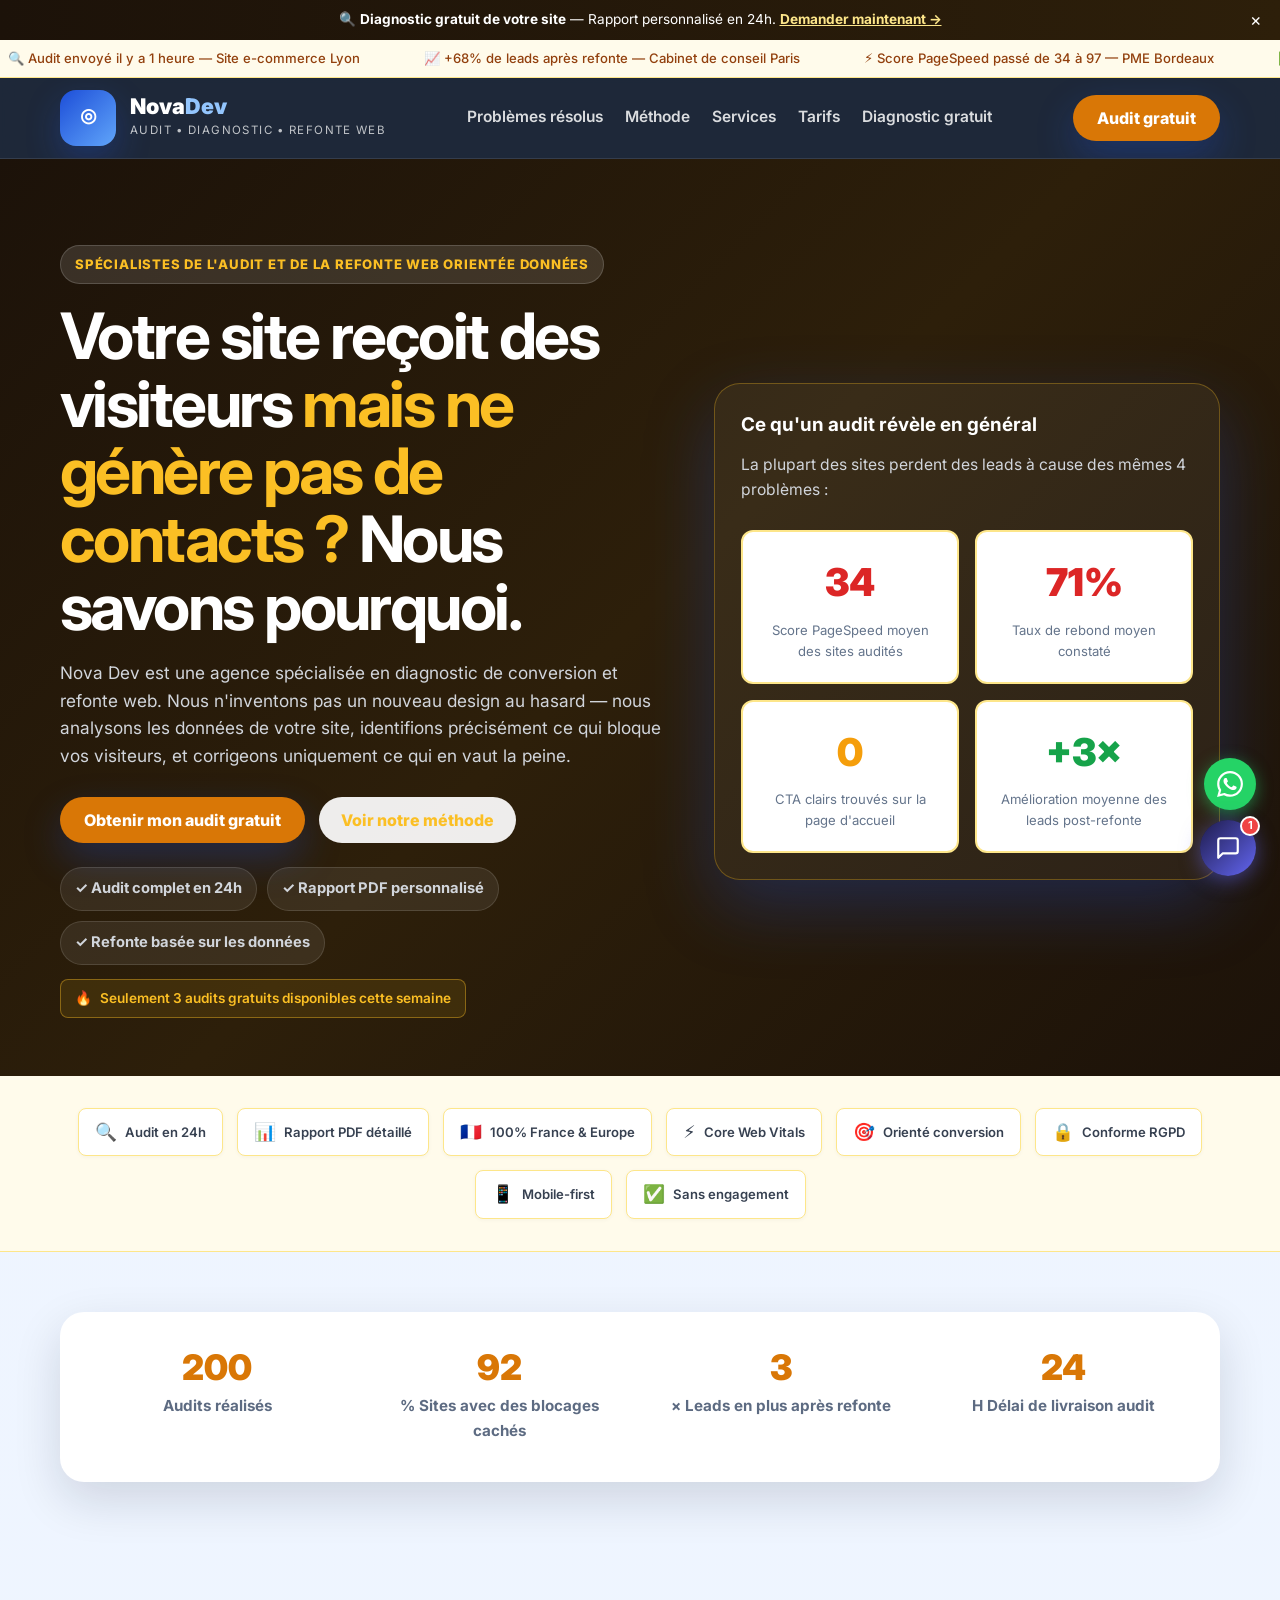
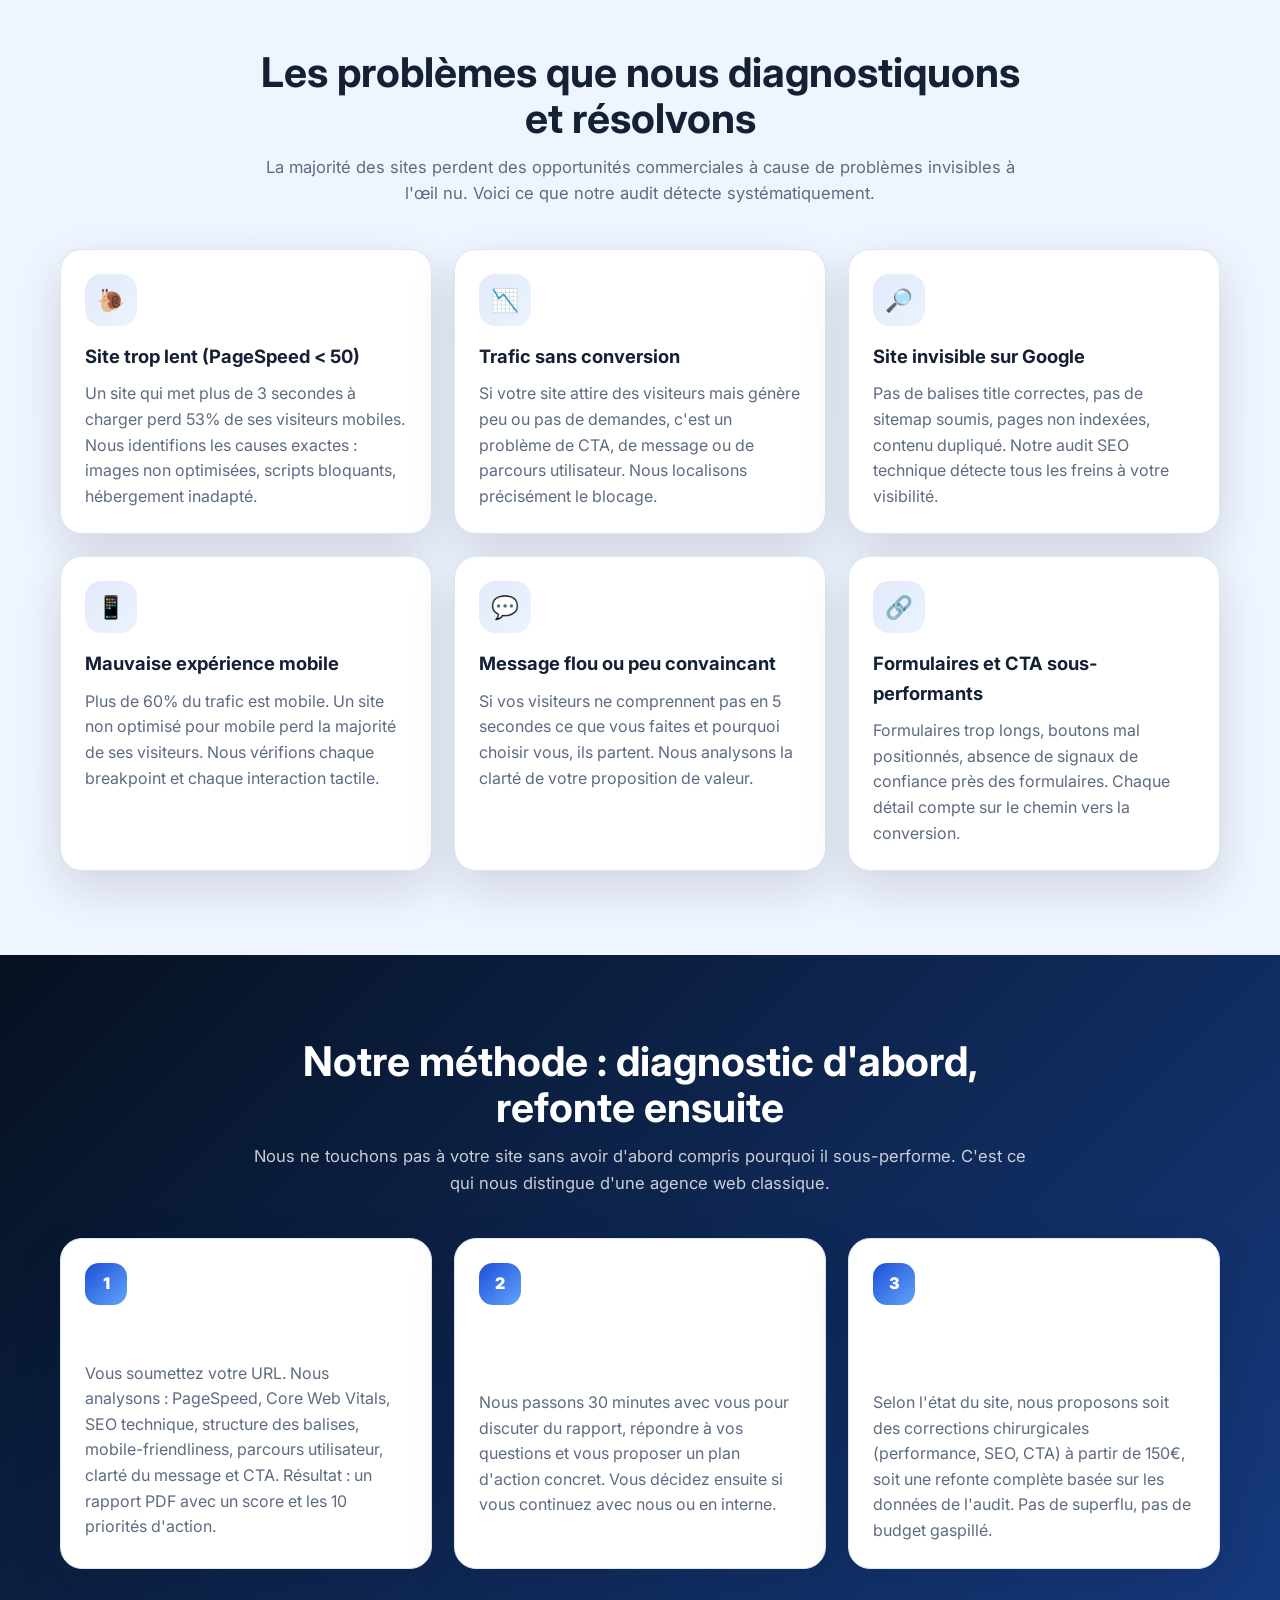
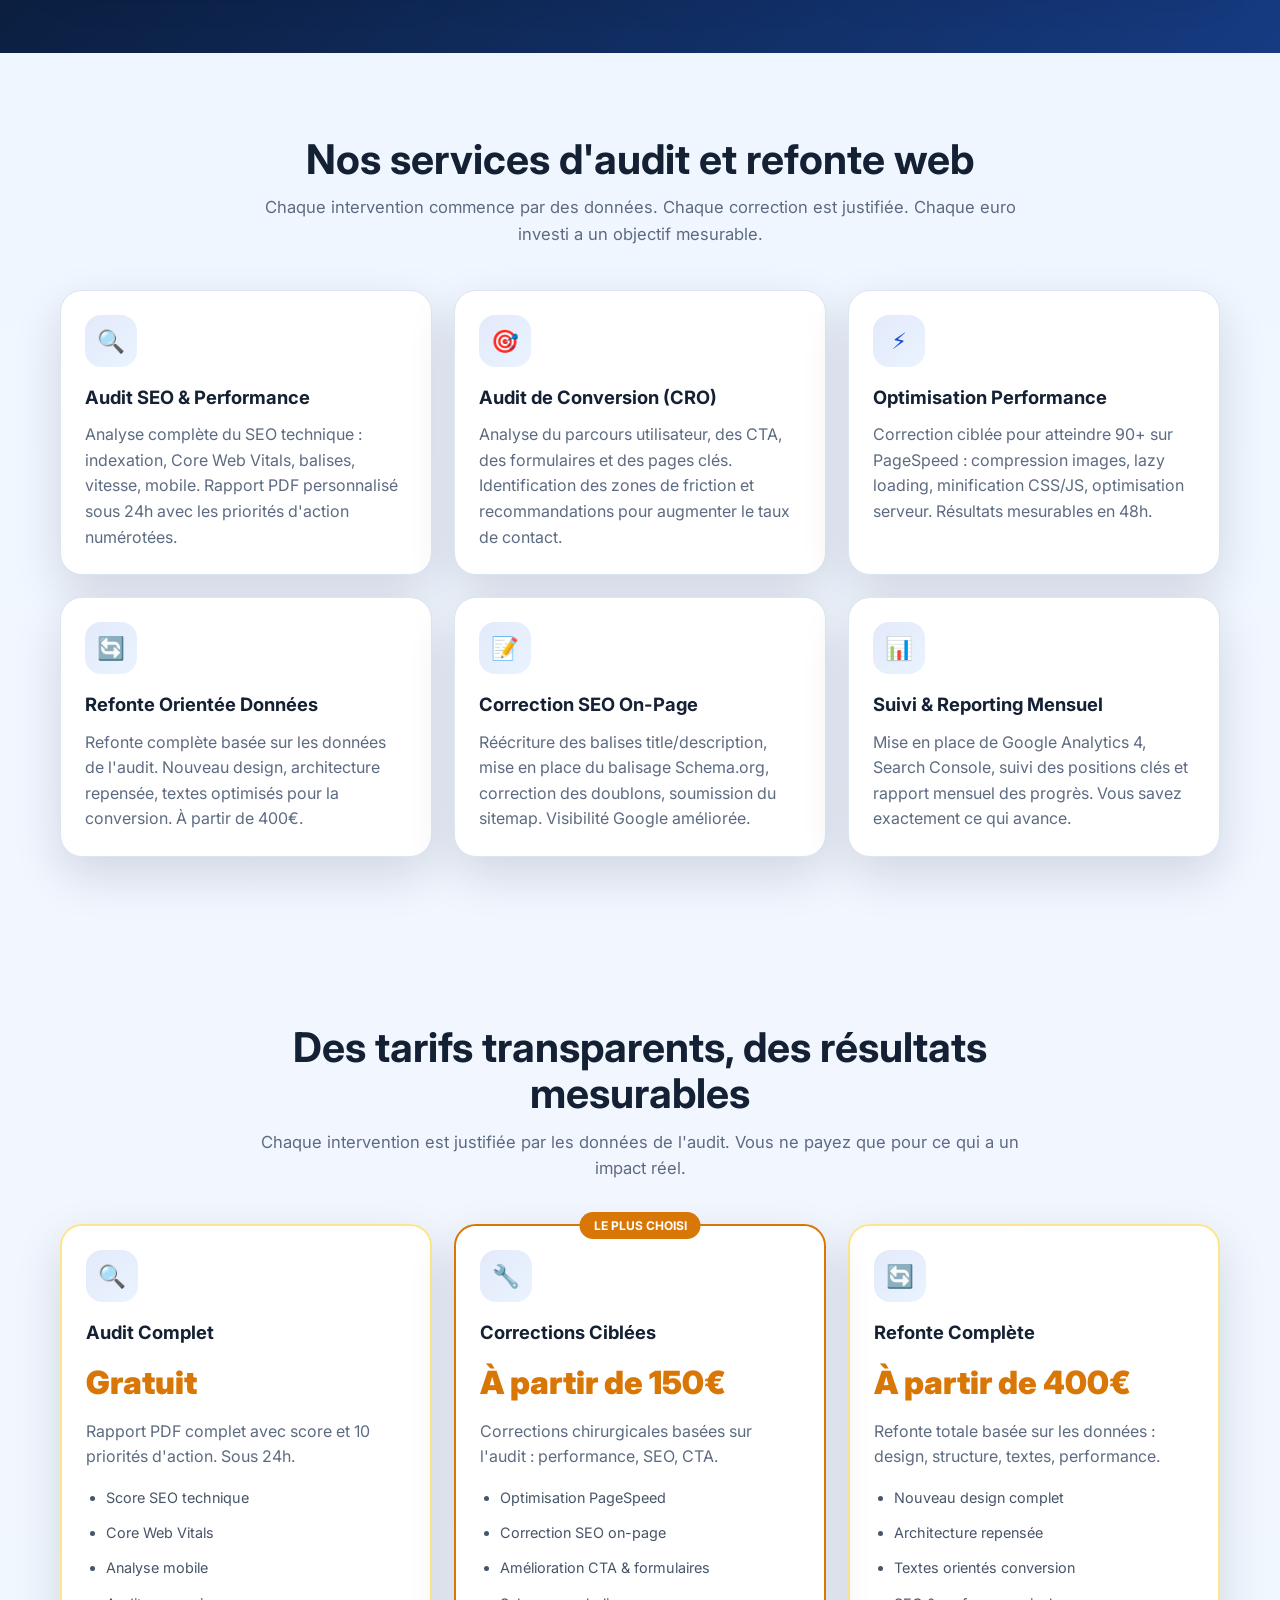
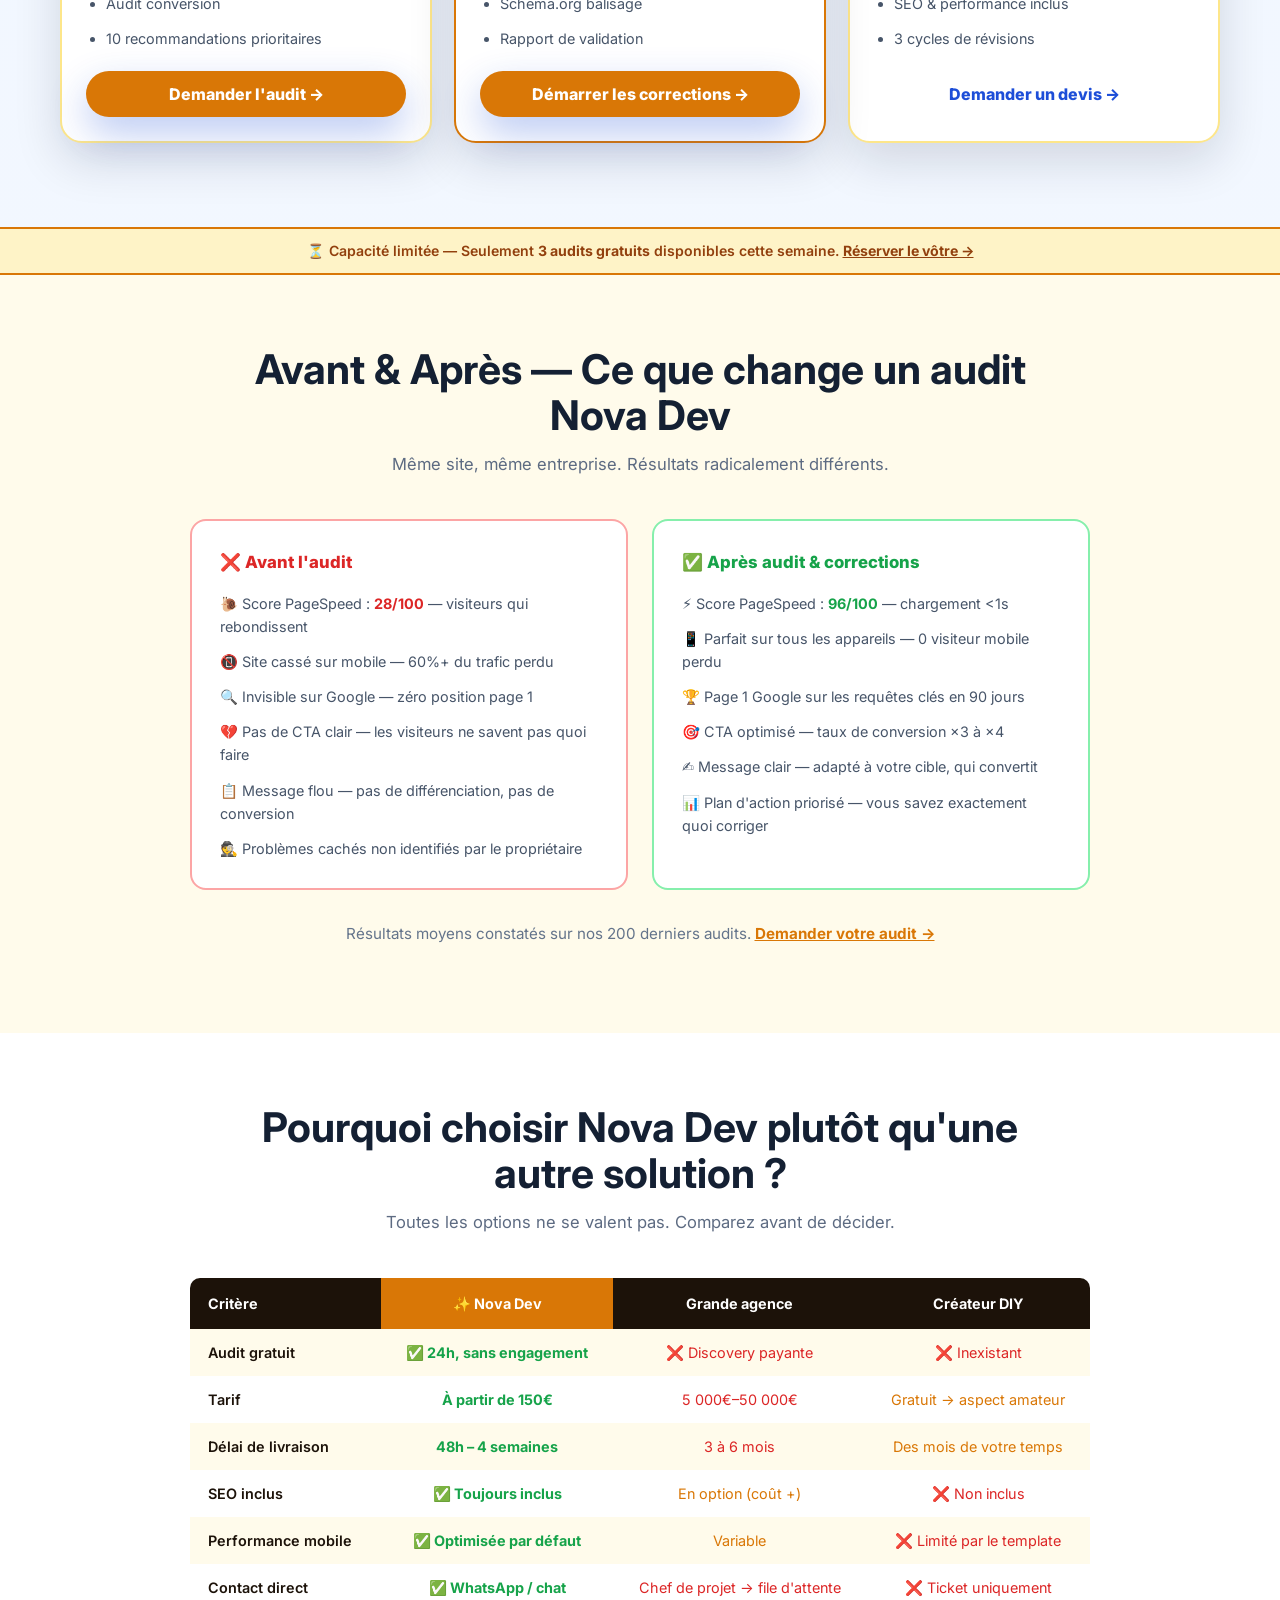
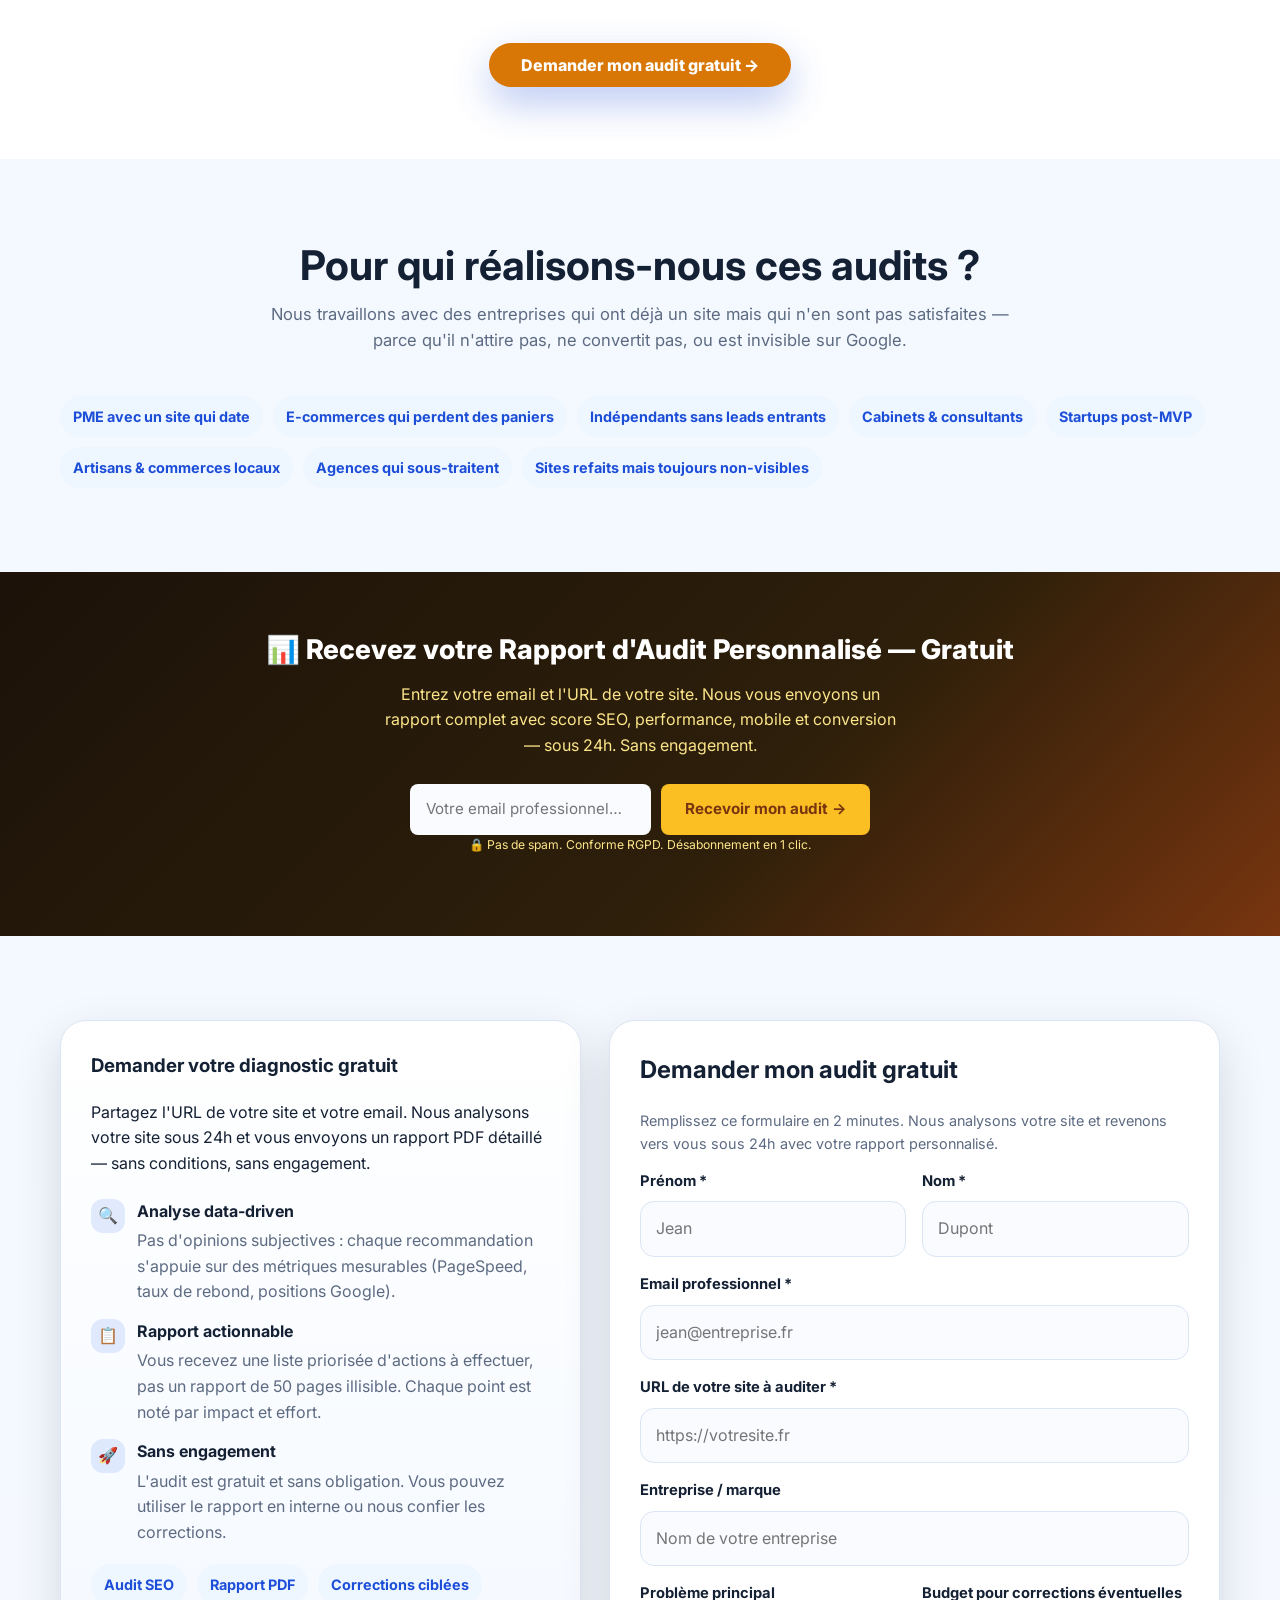
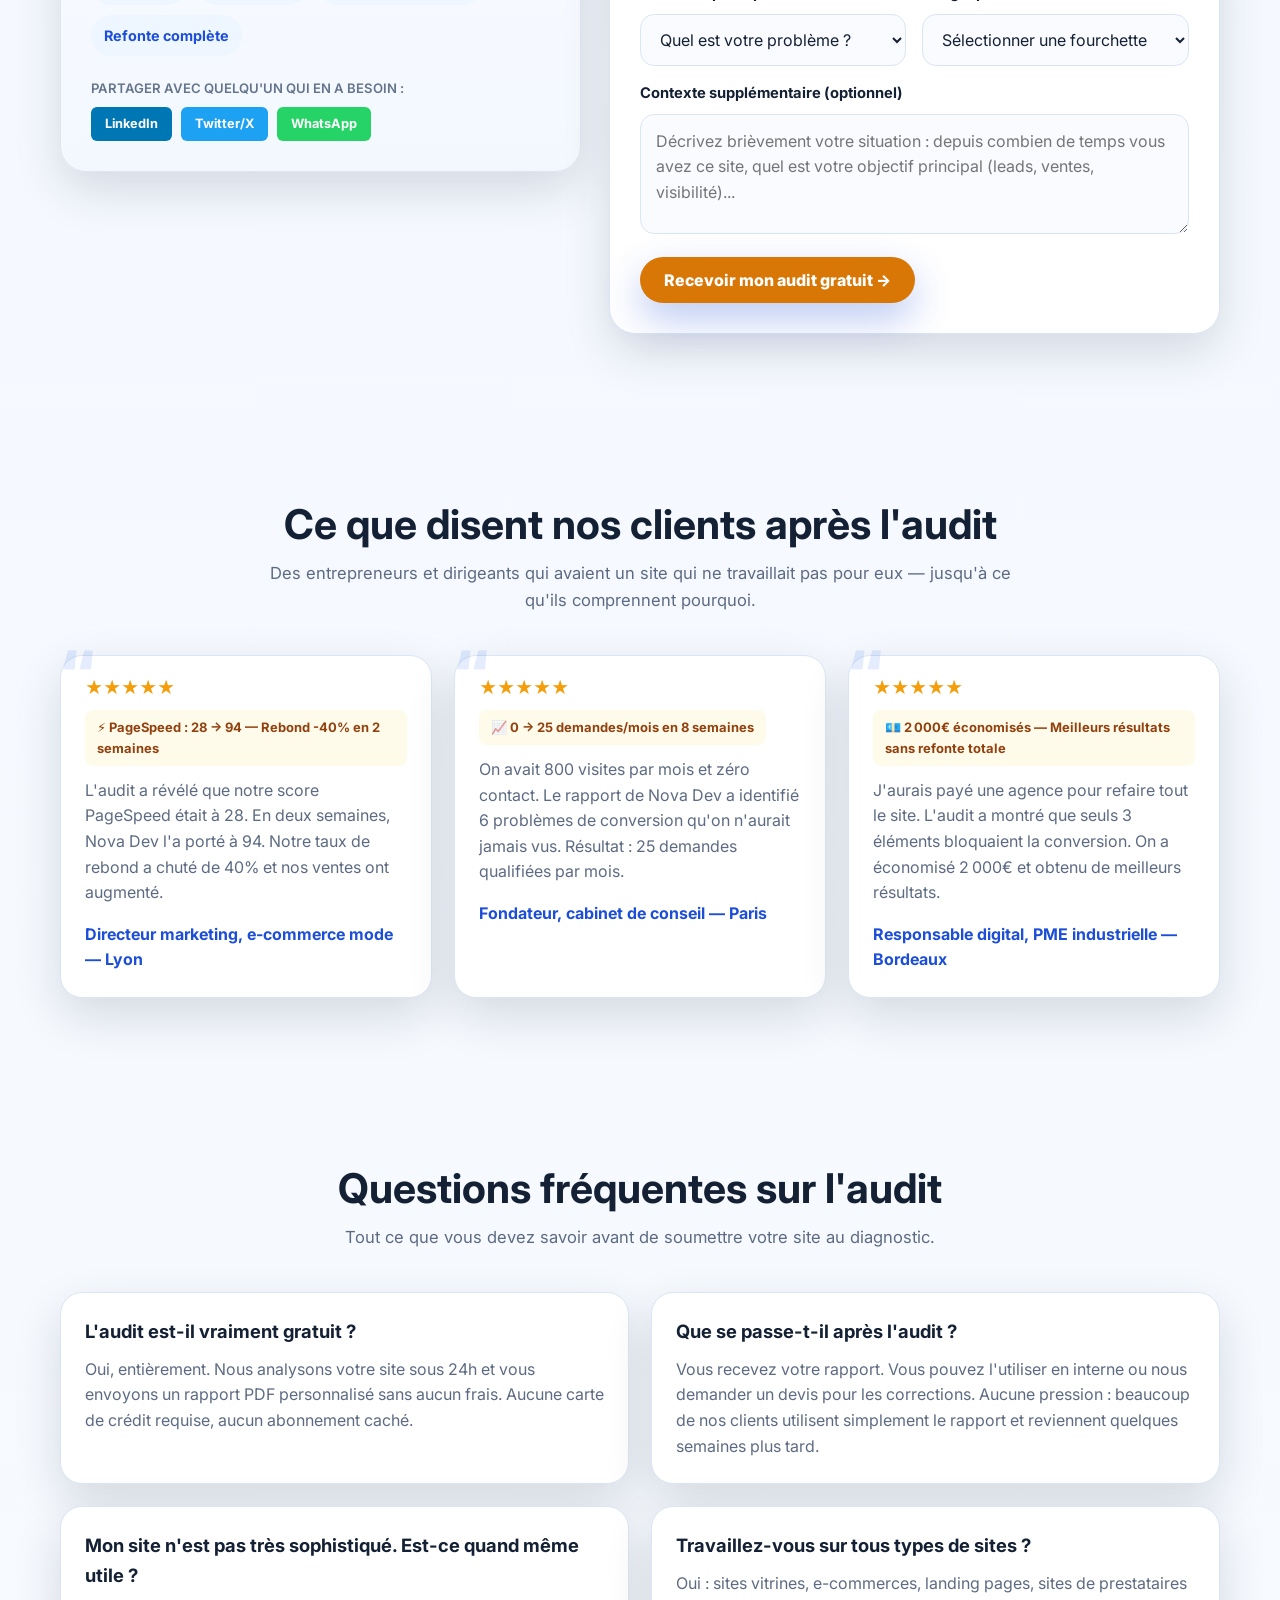
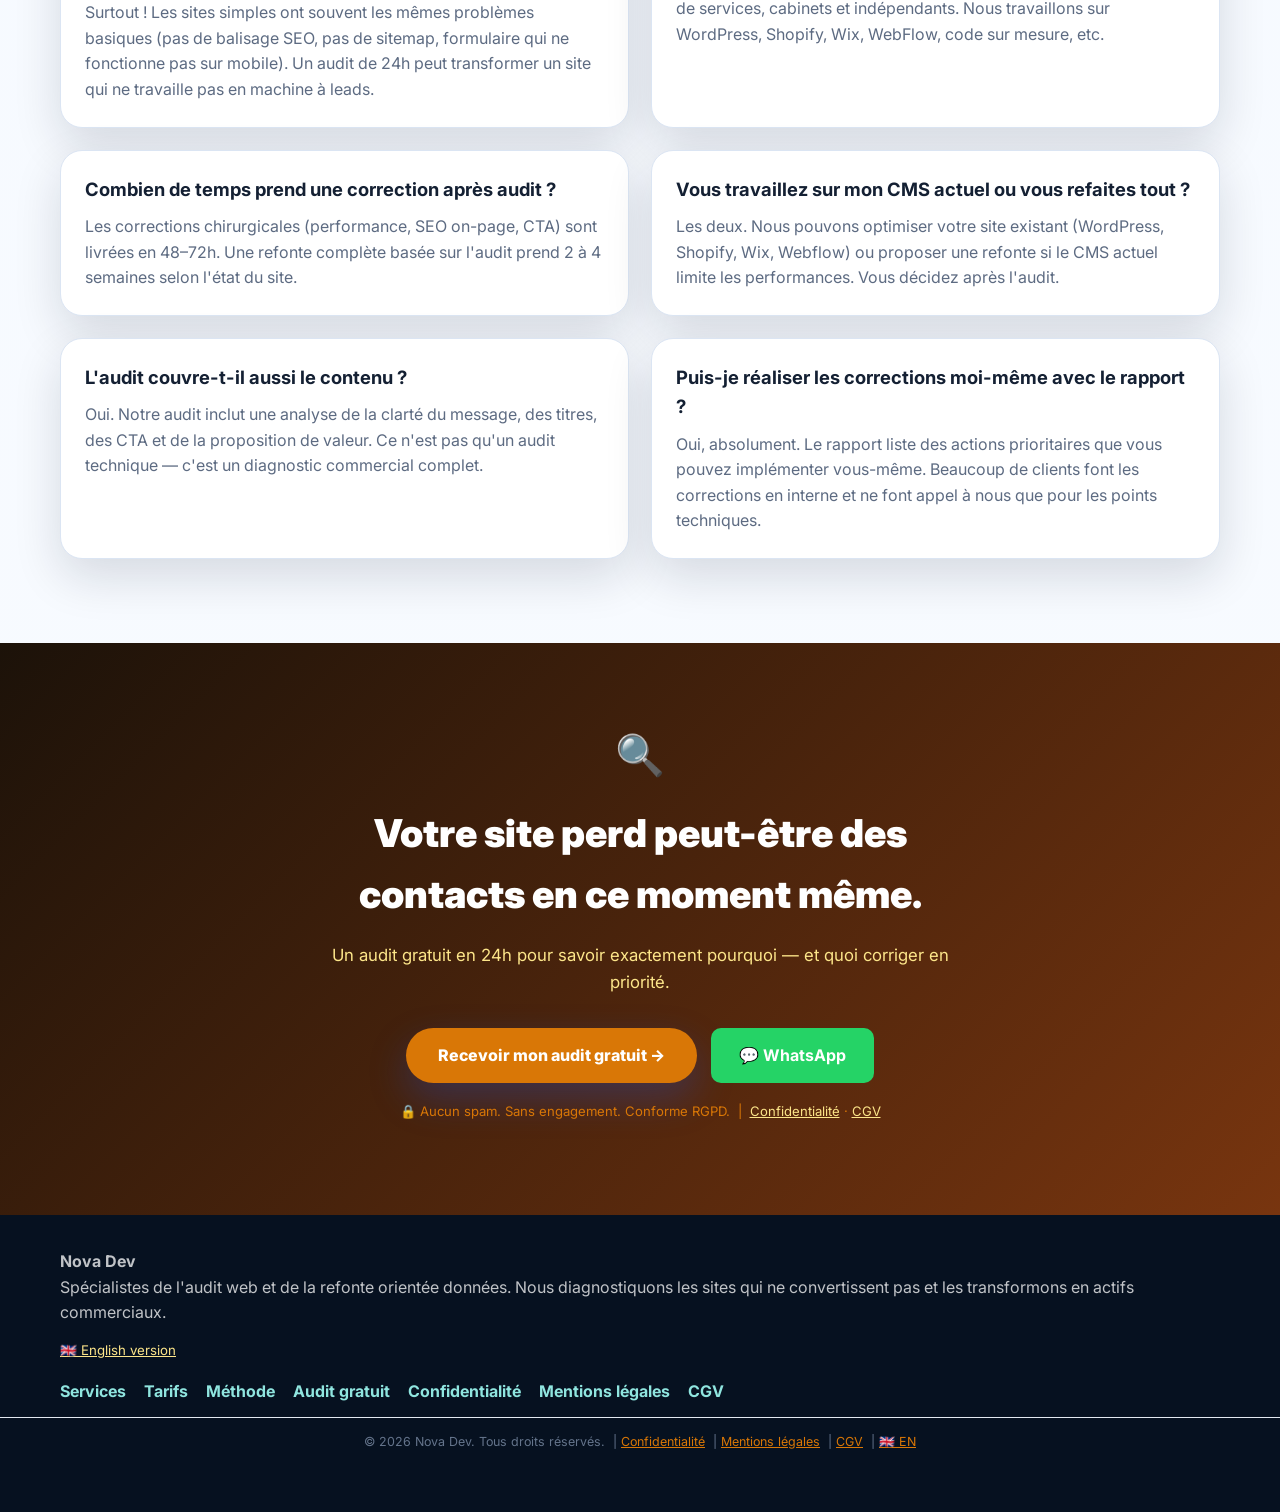
<file: index.html>
<!DOCTYPE html>
<html lang="fr">
<head>
  <meta charset="UTF-8" />
  <meta name="viewport" content="width=device-width, initial-scale=1.0" />
  <title>Audit & Refonte de Site Web | Nova Dev — Diagnostic Gratuit France</title>
  <meta name="description" content="Nova Dev diagnostique les sites web qui ne convertissent pas et les transforme. Audit gratuit en 24h, refonte orientée résultats pour PME et indépendants en France." />
  <meta name="robots" content="index,follow" />
  <meta property="og:title" content="Audit & Refonte de Site Web | Nova Dev — Diagnostic Gratuit France" />
  <meta property="og:description" content="Votre site reçoit du trafic mais ne génère pas de leads ? Nova Dev identifie exactement pourquoi et le corrige. Audit gratuit en 24h. Résultats garantis." />
  <meta property="og:type" content="website" />
  <meta property="og:url" content="https://novadev-fr-audit.vercel.app/" />
  <meta property="og:image" content="https://novadev-fr-audit.vercel.app/assets/img/og-image.png" />
  <meta name="twitter:card" content="summary_large_image" />
  <meta name="twitter:title" content="Audit & Refonte de Site Web | Nova Dev — Diagnostic Gratuit" />
  <meta name="twitter:description" content="Votre site ne convertit pas ? Nova Dev diagnostique le problème et le répare. Audit gratuit 24h." />
  <!-- Canonical -->
  <link rel="canonical" href="https://novadev-fr-audit.vercel.app/" />
  <!-- Hreflang -->
  <link rel="alternate" hreflang="fr" href="https://novadev-fr-audit.vercel.app/" />
  <link rel="alternate" hreflang="en" href="https://novadev-audit.vercel.app/" />
  <link rel="alternate" hreflang="x-default" href="https://novadev-audit.vercel.app/" />
  <!-- Fonts -->
  <link rel="preconnect" href="https://fonts.googleapis.com" />
  <link rel="preconnect" href="https://fonts.gstatic.com" crossorigin />
  <link href="https://fonts.googleapis.com/css2?family=Inter:wght@400;500;600;700;800;900&display=swap" rel="stylesheet" />
  <link rel="stylesheet" href="assets/css/style.css" />

  <!-- Google Search Console Verification -->
  <meta name="google-site-verification" content="GOOGLE_VERIFICATION_CODE_FR" />
  <!-- Bing / Microsoft Webmaster Verification -->
  <meta name="msvalidate.01" content="BING_VERIFICATION_CODE_FR" />
  <!-- Yandex Webmaster Verification -->
  <meta name="yandex-verification" content="YANDEX_VERIFICATION_CODE_FR" />

  <!-- Schema.org JSON-LD — Nova Dev : Audit & Refonte Web -->
  <script type="application/ld+json">
  {
    "@context": "https://schema.org",
    "@graph": [
      {
        "@type": ["ProfessionalService", "Organization"],
        "@id": "https://novadev-fr-audit.vercel.app/#organization",
        "name": "Nova Dev",
        "alternateName": "Nova Dev Audit Web",
        "description": "Agence spécialisée en audit SEO, diagnostic de conversion et refonte de sites web pour PME et indépendants en France. Audit gratuit en 24h.",
        "url": "https://novadev-fr-audit.vercel.app/",
        "logo": {
          "@type": "ImageObject",
          "url": "https://novadev-fr-audit.vercel.app/assets/img/og-image.png"
        },
        "image": "https://novadev-fr-audit.vercel.app/assets/img/og-image.png",
        "sameAs": [
          "https://novadev-audit.vercel.app/",
          "https://github.com/massziri",
          "https://www.linkedin.com/company/nova-dev-agency",
          "https://twitter.com/novadevagency"
        ],
        "serviceType": ["Audit SEO", "Audit de conversion", "Refonte de site web", "Optimisation de performance", "Diagnostic web", "UX Review", "Core Web Vitals"],
        "areaServed": [
          { "@type": "City", "name": "Paris" },
          { "@type": "City", "name": "Lyon" },
          { "@type": "City", "name": "Marseille" },
          { "@type": "City", "name": "Bordeaux" },
          { "@type": "City", "name": "Toulouse" },
          { "@type": "Country", "name": "France" },
          { "@type": "Country", "name": "Belgique" },
          { "@type": "Country", "name": "Suisse" }
        ],
        "priceRange": "€€",
        "currenciesAccepted": "EUR",
        "paymentAccepted": "Virement bancaire, Carte de crédit",
        "contactPoint": {
          "@type": "ContactPoint",
          "contactType": "service client",
          "availableLanguage": ["French", "English"]
        }
      },
      {
        "@type": "WebSite",
        "@id": "https://novadev-fr-audit.vercel.app/#website",
        "url": "https://novadev-fr-audit.vercel.app/",
        "name": "Nova Dev — Audit & Refonte Web France",
        "description": "Diagnostic gratuit de votre site web en 24h. Audit SEO, conversion, performance. Refonte complète si nécessaire.",
        "inLanguage": "fr",
        "potentialAction": {
          "@type": "SearchAction",
          "target": "https://novadev-fr-audit.vercel.app/?q={search_term_string}",
          "query-input": "required name=search_term_string"
        }
      },
      {
        "@type": "WebPage",
        "@id": "https://novadev-fr-audit.vercel.app/#webpage",
        "url": "https://novadev-fr-audit.vercel.app/",
        "name": "Audit & Refonte de Site Web | Nova Dev — Diagnostic Gratuit France",
        "isPartOf": { "@id": "https://novadev-fr-audit.vercel.app/#website" },
        "about": { "@id": "https://novadev-fr-audit.vercel.app/#organization" },
        "inLanguage": "fr",
        "datePublished": "2025-01-01",
        "dateModified": "2026-04-07"
      },
      {
        "@type": "Service",
        "@id": "https://novadev-fr-audit.vercel.app/#audit-service",
        "serviceType": "Audit SEO & Conversion",
        "name": "Audit Complet de Site Web",
        "description": "Audit SEO, UX, performance et conversion en 24h. Rapport personnalisé avec les 10 points critiques à corriger immédiatement.",
        "provider": { "@id": "https://novadev-fr-audit.vercel.app/#organization" },
        "offers": {
          "@type": "Offer",
          "price": "0",
          "priceCurrency": "EUR",
          "description": "Audit initial gratuit"
        },
        "areaServed": "France"
      },
      {
        "@type": "Service",
        "@id": "https://novadev-fr-audit.vercel.app/#refonte-service",
        "serviceType": "Refonte de Site Web",
        "name": "Refonte Site Web Orientée Résultats",
        "description": "Refonte complète basée sur les données de l'audit. Design repensé, performances optimisées, conversion améliorée. À partir de 150€.",
        "provider": { "@id": "https://novadev-fr-audit.vercel.app/#organization" },
        "offers": {
          "@type": "Offer",
          "price": "150",
          "priceCurrency": "EUR"
        }
      },
      {
        "@type": "Service",
        "@id": "https://novadev-fr-audit.vercel.app/#performance-service",
        "serviceType": "Optimisation Performance Web",
        "name": "Optimisation Core Web Vitals & PageSpeed",
        "description": "Correction technique ciblée pour atteindre 90+ PageSpeed. LCP, CLS, FID optimisés. SEO technique renforcé.",
        "provider": { "@id": "https://novadev-fr-audit.vercel.app/#organization" },
        "offers": {
          "@type": "Offer",
          "price": "150",
          "priceCurrency": "EUR"
        }
      },
      {
        "@type": "FAQPage",
        "@id": "https://novadev-fr-audit.vercel.app/#faq",
        "mainEntity": [
          {
            "@type": "Question",
            "name": "En quoi consiste l'audit gratuit de Nova Dev ?",
            "acceptedAnswer": {
              "@type": "Answer",
              "text": "Nous analysons votre site sous 24h sur 4 axes : SEO technique (indexation, balises, sitemap), performance (Core Web Vitals, vitesse de chargement), conversion (CTA, parcours utilisateur, formulaires) et mobile. Vous recevez un rapport PDF avec les 10 points critiques à corriger en priorité."
            }
          },
          {
            "@type": "Question",
            "name": "Quelle est la différence entre Nova Dev et une agence web classique ?",
            "acceptedAnswer": {
              "@type": "Answer",
              "text": "Nous partons toujours d'un diagnostic data-driven avant de toucher au code. Une agence classique refait souvent un site à l'aveugle. Chez Nova Dev, chaque décision de refonte s'appuie sur des données concrètes issues de l'audit : zones de friction, taux de rebond, pages perdues en indexation."
            }
          },
          {
            "@type": "Question",
            "name": "Mon site a du trafic mais peu de contacts. Pouvez-vous aider ?",
            "acceptedAnswer": {
              "@type": "Answer",
              "text": "C'est exactement notre spécialité. Un site qui reçoit du trafic sans générer de leads souffre généralement d'un problème de conversion : CTA mal placés, formulaires trop longs, message peu clair ou manque de preuve sociale. Notre audit identifie précisément ces blocages."
            }
          },
          {
            "@type": "Question",
            "name": "Combien coûte une refonte après l'audit ?",
            "acceptedAnswer": {
              "@type": "Answer",
              "text": "Nos refontes démarrent à 150€ pour des corrections ciblées (performance, SEO, CTA). Une refonte complète avec nouveau design est à partir de 400€. L'audit est toujours gratuit et sans engagement de suite."
            }
          },
          {
            "@type": "Question",
            "name": "Travaillez-vous en dehors de Paris ?",
            "acceptedAnswer": {
              "@type": "Answer",
              "text": "Oui, nous travaillons avec des clients dans toute la France (Lyon, Marseille, Bordeaux, Toulouse, Lille...) ainsi qu'en Belgique et en Suisse, entièrement à distance. Nos livrables sont clairs et nos échanges structurés."
            }
          }
        ]
      },
      {
        "@type": "BreadcrumbList",
        "itemListElement": [
          {
            "@type": "ListItem",
            "position": 1,
            "name": "Accueil",
            "item": "https://novadev-fr-audit.vercel.app/"
          }
        ]
      }
    ]
  }
  </script>
  <style>
    /* ── NOVA DEV — AUDIT THEME (orange/amber) ─────────────── */
    :root {
      --nd-primary: #d97706;
      --nd-dark: #1c1209;
      --nd-dark2: #2d1f0a;
      --nd-accent: #fbbf24;
      --nd-light: #fffbeb;
    }
    #scroll-bar { position:fixed; top:0; left:0; width:0; height:3px; background:linear-gradient(90deg,#d97706,#f59e0b); z-index:9999; transition:width .1s; }
    #sticky-banner { display:flex; align-items:center; justify-content:center; gap:12px; background:linear-gradient(90deg,#1c1209,#2d1f0a); color:#fff; font-size:.85rem; padding:9px 16px; position:relative; z-index:900; flex-wrap:wrap; max-width:100%; overflow:hidden; box-sizing:border-box; }
    #sticky-banner a { color:#fde68a; font-weight:700; text-decoration:underline; white-space:nowrap; }
    #sticky-banner .close-banner { position:absolute; right:12px; background:none; border:none; color:#fff; cursor:pointer; font-size:1.1rem; line-height:1; }
    #social-proof { background:#fffbeb; border-bottom:1px solid #fde68a; padding:8px 0; overflow:hidden; font-size:.82rem; color:#92400e; font-weight:500; max-width:100%; width:100%; }
    .ticker-inner { display:flex; gap:48px; white-space:nowrap; animation:ticker 28s linear infinite; will-change:transform; }
    .ticker-inner span { padding:0 8px; }
    @keyframes ticker { 0%{transform:translateX(0)} 100%{transform:translateX(-50%)} }
    #exit-overlay { display:none; position:fixed; inset:0; background:rgba(0,0,0,.65); z-index:10000; align-items:center; justify-content:center; }
    #exit-overlay.active { display:flex; }
    #exit-box { background:#fff; border-radius:16px; padding:40px 36px; max-width:460px; width:90%; text-align:center; position:relative; box-shadow:0 24px 60px rgba(0,0,0,.2); animation:fadeUp .35s ease; }
    @keyframes fadeUp { from{opacity:0;transform:translateY(30px)} to{opacity:1;transform:translateY(0)} }
    #exit-box h2 { font-size:1.5rem; font-weight:800; color:#1c1209; margin:0 0 10px; }
    #exit-box p { color:#475569; margin:0 0 22px; font-size:.95rem; }
    #exit-box .exit-btns { display:flex; gap:12px; justify-content:center; flex-wrap:wrap; }
    #exit-box .exit-btns a { display:inline-block; padding:12px 22px; border-radius:8px; font-weight:700; font-size:.9rem; text-decoration:none; cursor:pointer; }
    #exit-box .exit-yes { background:#d97706; color:#fff; }
    #exit-box .exit-no { background:#f1f5f9; color:#475569; }
    #exit-close { position:absolute; top:14px; right:16px; background:none; border:none; font-size:1.4rem; cursor:pointer; color:#94a3b8; }
    #wa-float { position:fixed; bottom:90px; right:24px; z-index:8000; background:#25D366; color:#fff; border-radius:50%; width:52px; height:52px; display:flex; align-items:center; justify-content:center; box-shadow:0 4px 16px rgba(37,211,102,.5); text-decoration:none; animation:pulse 2s infinite; }
    @media (max-width:640px) { #wa-float { bottom:148px; right:16px; } }
    @keyframes pulse { 0%,100%{box-shadow:0 4px 16px rgba(37,211,102,.5)} 50%{box-shadow:0 4px 28px rgba(37,211,102,.8)} }
    #wa-float svg { width:26px; height:26px; }
    /* Masquer l'ancien chat statique — remplacé par chat.js */
    #ai-chat-bubble, #ai-chat-window { display:none !important; }
    .lead-strip { background:linear-gradient(135deg,#1c1209 0%,#2d1f0a 60%,#78350f 100%); color:#fff; padding:56px 20px; text-align:center; }
    .lead-strip h2 { font-size:1.7rem; font-weight:800; margin:0 0 10px; }
    .lead-strip p { color:#fde68a; margin:0 0 26px; max-width:520px; margin-left:auto; margin-right:auto; }
    .lead-form { display:flex; gap:10px; max-width:460px; margin:0 auto; flex-wrap:wrap; justify-content:center; }
    .lead-form input[type=email] { flex:1; min-width:200px; padding:13px 16px; border-radius:8px; border:none; font-size:.95rem; outline:none; }
    .lead-form button { padding:13px 24px; background:#fbbf24; color:#78350f; font-weight:700; border:none; border-radius:8px; cursor:pointer; font-size:.95rem; white-space:nowrap; }
    .lead-note { font-size:.76rem; color:#d1d5db; margin-top:10px; }
    .cta-timer { display:inline-flex; align-items:center; gap:8px; background:rgba(217,119,6,.1); border:1px solid rgba(217,119,6,.3); border-radius:8px; padding:8px 14px; font-size:.85rem; color:#d97706; font-weight:600; margin-top:14px; }
    .stat strong { display:block; font-size:2.2rem; font-weight:900; color:#d97706; }
    .trust-badges { display:flex; flex-wrap:wrap; gap:14px; justify-content:center; padding:32px 20px; background:#fffbeb; border-bottom:1px solid #fde68a; }
    .trust-badge { display:flex; align-items:center; gap:8px; background:#fff; border:1px solid #fde68a; border-radius:8px; padding:9px 16px; font-size:.82rem; font-weight:600; color:#374151; box-shadow:0 1px 4px rgba(0,0,0,.04); }
    .trust-badge span { font-size:1.1rem; }
    .urgency-bar { background:#fef3c7; border-top:2px solid #d97706; border-bottom:2px solid #d97706; padding:11px; text-align:center; font-size:.88rem; font-weight:600; color:#92400e; }
    #lead-popup { display:none; position:fixed; bottom:80px; left:20px; z-index:7000; background:#fff; border-radius:14px; padding:22px 24px; max-width:300px; box-shadow:0 8px 32px rgba(0,0,0,.18); border-top:4px solid #d97706; }
    #lead-popup.active { display:block; animation:fadeUp .3s ease; }
    #lead-popup h4 { margin:0 0 8px; font-size:1rem; font-weight:800; color:#1c1209; }
    #lead-popup p { font-size:.82rem; color:#64748b; margin:0 0 12px; }
    #lead-popup input { width:100%; box-sizing:border-box; padding:9px 12px; border:1px solid #fde68a; border-radius:7px; font-size:.88rem; margin-bottom:9px; outline:none; }
    #lead-popup button.lp-btn { width:100%; padding:10px; background:#d97706; color:#fff; border:none; border-radius:7px; font-weight:700; cursor:pointer; font-size:.9rem; }
    #lead-popup .lp-close { position:absolute; top:10px; right:13px; background:none; border:none; cursor:pointer; font-size:1.1rem; color:#94a3b8; }
    /* Audit score visual */
    /* ── Sticky mobile CTA bar ── */
    #mobile-cta-bar { display:none; position:fixed; bottom:0; left:0; right:0; z-index:7500; background:#d97706; color:#fff; padding:12px 16px; text-align:center; font-weight:700; font-size:.9rem; box-shadow:0 -4px 16px rgba(0,0,0,.15); }
    #mobile-cta-bar a { color:#fff; text-decoration:none; }
    @media (max-width:640px) { #mobile-cta-bar { display:block; } }

    .audit-score-grid { display:grid; grid-template-columns:repeat(auto-fit,minmax(180px,1fr)); gap:16px; margin-top:28px; }
    .audit-score-card { background:#fff; border:2px solid #fde68a; border-radius:12px; padding:20px 16px; text-align:center; }
    .audit-score-card .score { font-size:2.4rem; font-weight:900; color:#d97706; display:block; }
    .audit-score-card .score.bad { color:#dc2626; }
    .audit-score-card .score.mid { color:#f59e0b; }
    .audit-score-card .score.good { color:#16a34a; }
    .audit-score-card p { font-size:.82rem; color:#64748b; margin:6px 0 0; }
    .problem-list { list-style:none; padding:0; margin:0; }
    .problem-list li { display:flex; align-items:flex-start; gap:12px; padding:14px 0; border-bottom:1px solid #f3f4f6; font-size:.9rem; color:#374151; }
    .problem-list li:last-child { border-bottom:none; }
    .problem-list .icon-bad { color:#dc2626; font-size:1.2rem; flex-shrink:0; }
    .problem-list .icon-fix { color:#16a34a; font-size:1.2rem; flex-shrink:0; }

    /* ── GLOBAL OVERFLOW FIX ── */
    html, body { overflow-x:hidden !important; max-width:100% !important; }
    *, *::before, *::after { max-width:100%; }
    section, header, footer, div { box-sizing:border-box; }
    img, video, svg, table { max-width:100%; }
    @media (max-width:640px) {
      /* Force all inline grids to single column on mobile */
      [style*="grid-template-columns:1fr 1fr"],
      [style*="grid-template-columns: 1fr 1fr"] {
        grid-template-columns: 1fr !important;
      }
      /* Prevent any element from breaking out */
      .container { overflow:hidden; }
      pre, code { overflow-x:auto; white-space:pre-wrap; word-break:break-word; }
    }
  </style>
</head>
<body>

<div id="scroll-bar"></div>

<!-- Bannière d'annonce sticky -->
<div id="sticky-banner">
  <span>🔍 <strong>Diagnostic gratuit de votre site</strong> — Rapport personnalisé en 24h. <a href="#contact">Demander maintenant →</a></span>
  <button class="close-banner" aria-label="Fermer la bannière" onclick="this.parentElement.remove()">×</button>
</div>

<!-- Ticker preuve sociale -->
<div id="social-proof" aria-hidden="true">
  <div class="ticker-inner">
    <span>🔍 Audit envoyé il y a 1 heure — Site e-commerce Lyon</span>
    <span>📈 +68% de leads après refonte — Cabinet de conseil Paris</span>
    <span>⚡ Score PageSpeed passé de 34 à 97 — PME Bordeaux</span>
    <span>✅ 12 audits réalisés cette semaine en France</span>
    <span>🏆 « Enfin on sait pourquoi notre site ne convertissait pas » — Fondateur startup</span>
    <span>🔍 Audit envoyé il y a 1 heure — Site e-commerce Lyon</span>
    <span>📈 +68% de leads après refonte — Cabinet de conseil Paris</span>
    <span>⚡ Score PageSpeed passé de 34 à 97 — PME Bordeaux</span>
    <span>✅ 12 audits réalisés cette semaine en France</span>
    <span>🏆 « Enfin on sait pourquoi notre site ne convertissait pas » — Fondateur startup</span>
  </div>
</div>

<header class="site-header">
  <div class="container site-nav">
    <a class="brand" href="#top" aria-label="Accueil Nova Dev">
      <div class="brand-mark"><span>◎</span></div>
      <div class="brand-copy">
        <span class="brand-title">Nova<em>Dev</em></span>
        <span class="brand-tag">Audit • Diagnostic • Refonte web</span>
      </div>
    </a>
    <nav class="nav-links" aria-label="Navigation principale">
      <a href="#problemes">Problèmes résolus</a>
      <a href="#methode">Méthode</a>
      <a href="#services">Services</a>
      <a href="#pricing">Tarifs</a>
      <a href="#contact">Diagnostic gratuit</a>
    </nav>
    <div class="nav-actions">
      <a class="btn btn-primary" href="#contact" style="background:#d97706;border-color:#d97706;">Audit gratuit</a>
      <button class="menu-toggle" type="button" aria-label="Ouvrir le menu" aria-expanded="false" data-menu-toggle>
        <svg viewBox="0 0 24 24" fill="none" stroke="currentColor" stroke-width="2.2" stroke-linecap="round"><path d="M4 7h16M4 12h16M4 17h16"/></svg>
      </button>
    </div>
  </div>
</header>

<main id="top">
  <!-- HERO -->
  <section class="hero" style="background:linear-gradient(135deg,#1c1209 0%,#2d1f0a 50%,#1c1209 100%);">
    <div class="container hero-grid">
      <div>
        <div class="eyebrow" style="color:#fbbf24;">Spécialistes de l'audit et de la refonte web orientée données</div>
        <h1 style="color:#fff;">Votre site reçoit des visiteurs <span style="color:#fbbf24;">mais ne génère pas de contacts ?</span> Nous savons pourquoi.</h1>
        <p style="color:#d1d5db;">Nova Dev est une agence spécialisée en diagnostic de conversion et refonte web. Nous n'inventons pas un nouveau design au hasard — nous analysons les données de votre site, identifions précisément ce qui bloque vos visiteurs, et corrigeons uniquement ce qui en vaut la peine.</p>
        <div class="hero-actions">
          <a class="btn btn-primary" href="#contact" style="background:#d97706;border-color:#d97706;">Obtenir mon audit gratuit</a>
          <a class="btn btn-secondary" href="#methode" style="border-color:#fbbf24;color:#fbbf24;">Voir notre méthode</a>
        </div>
        <div class="hero-points" style="color:#d1d5db;">
          <span>✓ Audit complet en 24h</span>
          <span>✓ Rapport PDF personnalisé</span>
          <span>✓ Refonte basée sur les données</span>
        </div>
        <div class="cta-timer" style="background:rgba(251,191,36,.1);border-color:rgba(251,191,36,.4);color:#fbbf24;">🔥 <span>Seulement <span id="countdown">3</span> audits gratuits disponibles cette semaine</span></div>
      </div>
      <aside class="hero-card" aria-label="Ce que révèle un audit" style="background:rgba(255,255,255,.06);border-color:rgba(251,191,36,.3);">
        <h2 style="color:#fff;">Ce qu'un audit révèle en général</h2>
        <p style="color:#d1d5db;">La plupart des sites perdent des leads à cause des mêmes 4 problèmes :</p>
        <div class="audit-score-grid">
          <div class="audit-score-card">
            <span class="score bad">34</span>
            <p>Score PageSpeed moyen des sites audités</p>
          </div>
          <div class="audit-score-card">
            <span class="score bad">71%</span>
            <p>Taux de rebond moyen constaté</p>
          </div>
          <div class="audit-score-card">
            <span class="score mid">0</span>
            <p>CTA clairs trouvés sur la page d'accueil</p>
          </div>
          <div class="audit-score-card">
            <span class="score good">+3×</span>
            <p>Amélioration moyenne des leads post-refonte</p>
          </div>
        </div>
      </aside>
    </div>
  </section>

  <!-- BADGES DE CONFIANCE -->
  <div class="trust-badges">
    <div class="trust-badge"><span>🔍</span> Audit en 24h</div>
    <div class="trust-badge"><span>📊</span> Rapport PDF détaillé</div>
    <div class="trust-badge"><span>🇫🇷</span> 100% France & Europe</div>
    <div class="trust-badge"><span>⚡</span> Core Web Vitals</div>
    <div class="trust-badge"><span>🎯</span> Orienté conversion</div>
    <div class="trust-badge"><span>🔒</span> Conforme RGPD</div>
    <div class="trust-badge"><span>📱</span> Mobile-first</div>
    <div class="trust-badge"><span>✅</span> Sans engagement</div>
  </div>

  <!-- STATISTIQUES -->
  <section class="stats">
    <div class="container stats-grid">
      <div class="stat"><strong data-count="200">0</strong><span>Audits réalisés</span></div>
      <div class="stat"><strong data-count="92">0</strong><span>% Sites avec des blocages cachés</span></div>
      <div class="stat"><strong data-count="3">0</strong><span>× Leads en plus après refonte</span></div>
      <div class="stat"><strong data-count="24">0</strong><span>H Délai de livraison audit</span></div>
    </div>
  </section>

  <!-- PROBLÈMES RÉSOLUS -->
  <section id="problemes">
    <div class="container">
      <div class="section-head">
        <h2>Les problèmes que nous diagnostiquons et résolvons</h2>
        <p>La majorité des sites perdent des opportunités commerciales à cause de problèmes invisibles à l'œil nu. Voici ce que notre audit détecte systématiquement.</p>
      </div>
      <div class="cards-3">
        <article class="card">
          <div class="icon" style="color:#dc2626;">🐌</div>
          <h3>Site trop lent (PageSpeed &lt; 50)</h3>
          <p>Un site qui met plus de 3 secondes à charger perd 53% de ses visiteurs mobiles. Nous identifions les causes exactes : images non optimisées, scripts bloquants, hébergement inadapté.</p>
        </article>
        <article class="card">
          <div class="icon" style="color:#dc2626;">📉</div>
          <h3>Trafic sans conversion</h3>
          <p>Si votre site attire des visiteurs mais génère peu ou pas de demandes, c'est un problème de CTA, de message ou de parcours utilisateur. Nous localisons précisément le blocage.</p>
        </article>
        <article class="card">
          <div class="icon" style="color:#dc2626;">🔎</div>
          <h3>Site invisible sur Google</h3>
          <p>Pas de balises title correctes, pas de sitemap soumis, pages non indexées, contenu dupliqué. Notre audit SEO technique détecte tous les freins à votre visibilité.</p>
        </article>
        <article class="card">
          <div class="icon" style="color:#f59e0b;">📱</div>
          <h3>Mauvaise expérience mobile</h3>
          <p>Plus de 60% du trafic est mobile. Un site non optimisé pour mobile perd la majorité de ses visiteurs. Nous vérifions chaque breakpoint et chaque interaction tactile.</p>
        </article>
        <article class="card">
          <div class="icon" style="color:#f59e0b;">💬</div>
          <h3>Message flou ou peu convaincant</h3>
          <p>Si vos visiteurs ne comprennent pas en 5 secondes ce que vous faites et pourquoi choisir vous, ils partent. Nous analysons la clarté de votre proposition de valeur.</p>
        </article>
        <article class="card">
          <div class="icon" style="color:#f59e0b;">🔗</div>
          <h3>Formulaires et CTA sous-performants</h3>
          <p>Formulaires trop longs, boutons mal positionnés, absence de signaux de confiance près des formulaires. Chaque détail compte sur le chemin vers la conversion.</p>
        </article>
      </div>
    </div>
  </section>

  <!-- MÉTHODE -->
  <section class="dark-band" id="methode">
    <div class="container">
      <div class="section-head">
        <h2>Notre méthode : diagnostic d'abord, refonte ensuite</h2>
        <p>Nous ne touchons pas à votre site sans avoir d'abord compris pourquoi il sous-performe. C'est ce qui nous distingue d'une agence web classique.</p>
      </div>
      <div class="steps">
        <article class="card">
          <div class="step-number">1</div>
          <h3>Audit complet en 24h</h3>
          <p>Vous soumettez votre URL. Nous analysons : PageSpeed, Core Web Vitals, SEO technique, structure des balises, mobile-friendliness, parcours utilisateur, clarté du message et CTA. Résultat : un rapport PDF avec un score et les 10 priorités d'action.</p>
        </article>
        <article class="card">
          <div class="step-number">2</div>
          <h3>Consultation stratégique (optionnelle)</h3>
          <p>Nous passons 30 minutes avec vous pour discuter du rapport, répondre à vos questions et vous proposer un plan d'action concret. Vous décidez ensuite si vous continuez avec nous ou en interne.</p>
        </article>
        <article class="card">
          <div class="step-number">3</div>
          <h3>Corrections ciblées ou refonte complète</h3>
          <p>Selon l'état du site, nous proposons soit des corrections chirurgicales (performance, SEO, CTA) à partir de 150€, soit une refonte complète basée sur les données de l'audit. Pas de superflu, pas de budget gaspillé.</p>
        </article>
      </div>
    </div>
  </section>

  <!-- SERVICES -->
  <section id="services">
    <div class="container">
      <div class="section-head">
        <h2>Nos services d'audit et refonte web</h2>
        <p>Chaque intervention commence par des données. Chaque correction est justifiée. Chaque euro investi a un objectif mesurable.</p>
      </div>
      <div class="cards-3">
        <article class="card">
          <div class="icon">🔍</div>
          <h3>Audit SEO & Performance</h3>
          <p>Analyse complète du SEO technique : indexation, Core Web Vitals, balises, vitesse, mobile. Rapport PDF personnalisé sous 24h avec les priorités d'action numérotées.</p>
        </article>
        <article class="card">
          <div class="icon">🎯</div>
          <h3>Audit de Conversion (CRO)</h3>
          <p>Analyse du parcours utilisateur, des CTA, des formulaires et des pages clés. Identification des zones de friction et recommandations pour augmenter le taux de contact.</p>
        </article>
        <article class="card">
          <div class="icon">⚡</div>
          <h3>Optimisation Performance</h3>
          <p>Correction ciblée pour atteindre 90+ sur PageSpeed : compression images, lazy loading, minification CSS/JS, optimisation serveur. Résultats mesurables en 48h.</p>
        </article>
        <article class="card">
          <div class="icon">🔄</div>
          <h3>Refonte Orientée Données</h3>
          <p>Refonte complète basée sur les données de l'audit. Nouveau design, architecture repensée, textes optimisés pour la conversion. À partir de 400€.</p>
        </article>
        <article class="card">
          <div class="icon">📝</div>
          <h3>Correction SEO On-Page</h3>
          <p>Réécriture des balises title/description, mise en place du balisage Schema.org, correction des doublons, soumission du sitemap. Visibilité Google améliorée.</p>
        </article>
        <article class="card">
          <div class="icon">📊</div>
          <h3>Suivi & Reporting Mensuel</h3>
          <p>Mise en place de Google Analytics 4, Search Console, suivi des positions clés et rapport mensuel des progrès. Vous savez exactement ce qui avance.</p>
        </article>
      </div>
    </div>
  </section>

  <!-- TARIFS -->
  <section id="pricing">
    <div class="container">
      <div class="section-head">
        <h2>Des tarifs transparents, des résultats mesurables</h2>
        <p>Chaque intervention est justifiée par les données de l'audit. Vous ne payez que pour ce qui a un impact réel.</p>
      </div>
      <div class="cards-3">
        <article class="card" style="border:2px solid #fde68a;">
          <div class="icon">🔍</div>
          <h3>Audit Complet</h3>
          <p style="font-size:2rem;font-weight:900;color:#d97706;margin:10px 0;">Gratuit</p>
          <p>Rapport PDF complet avec score et 10 priorités d'action. Sous 24h.</p>
          <ul style="text-align:left;margin:14px 0 18px;padding-left:20px;font-size:.9rem;color:#475569;line-height:1.9;">
            <li>Score SEO technique</li>
            <li>Core Web Vitals</li>
            <li>Analyse mobile</li>
            <li>Audit conversion</li>
            <li>10 recommandations prioritaires</li>
          </ul>
          <a class="btn btn-primary" href="#contact" style="display:block;text-align:center;background:#d97706;border-color:#d97706;">Demander l'audit →</a>
        </article>
        <article class="card" style="border:2px solid #d97706;position:relative;">
          <div style="position:absolute;top:-14px;left:50%;transform:translateX(-50%);background:#d97706;color:#fff;font-size:.75rem;font-weight:700;padding:4px 14px;border-radius:20px;">LE PLUS CHOISI</div>
          <div class="icon">🔧</div>
          <h3>Corrections Ciblées</h3>
          <p style="font-size:2rem;font-weight:900;color:#d97706;margin:10px 0;">À partir de 150€</p>
          <p>Corrections chirurgicales basées sur l'audit : performance, SEO, CTA.</p>
          <ul style="text-align:left;margin:14px 0 18px;padding-left:20px;font-size:.9rem;color:#475569;line-height:1.9;">
            <li>Optimisation PageSpeed</li>
            <li>Correction SEO on-page</li>
            <li>Amélioration CTA & formulaires</li>
            <li>Schema.org balisage</li>
            <li>Rapport de validation</li>
          </ul>
          <a class="btn btn-primary" href="#contact" style="display:block;text-align:center;background:#d97706;border-color:#d97706;">Démarrer les corrections →</a>
        </article>
        <article class="card" style="border:2px solid #fde68a;">
          <div class="icon">🔄</div>
          <h3>Refonte Complète</h3>
          <p style="font-size:2rem;font-weight:900;color:#d97706;margin:10px 0;">À partir de 400€</p>
          <p>Refonte totale basée sur les données : design, structure, textes, performance.</p>
          <ul style="text-align:left;margin:14px 0 18px;padding-left:20px;font-size:.9rem;color:#475569;line-height:1.9;">
            <li>Nouveau design complet</li>
            <li>Architecture repensée</li>
            <li>Textes orientés conversion</li>
            <li>SEO & performance inclus</li>
            <li>3 cycles de révisions</li>
          </ul>
          <a class="btn btn-secondary" href="#contact" style="display:block;text-align:center;">Demander un devis →</a>
        </article>
      </div>
    </div>
  </section>

  <!-- BARRE D'URGENCE -->
  <div class="urgency-bar">
    ⏳ Capacité limitée — Seulement <strong>3 audits gratuits</strong> disponibles cette semaine. <a href="#contact" style="color:#92400e;font-weight:700;">Réserver le vôtre →</a>
  </div>

  <!-- AVANT / APRÈS -->
  <section style="background:#fffbeb;padding:72px 20px;">
    <div class="container">
      <div class="section-head">
        <h2>Avant &amp; Après — Ce que change un audit Nova Dev</h2>
        <p>Même site, même entreprise. Résultats radicalement différents.</p>
      </div>
      <div style="display:grid;grid-template-columns:repeat(auto-fit,minmax(280px,1fr));gap:24px;max-width:900px;margin:0 auto;">
        <div style="background:#fff;border:2px solid #fca5a5;border-radius:16px;padding:28px;">
          <div style="color:#dc2626;font-weight:800;font-size:1.05rem;margin-bottom:16px;">❌ Avant l'audit</div>
          <ul style="list-style:none;padding:0;margin:0;display:flex;flex-direction:column;gap:12px;font-size:.9rem;color:#475569;">
            <li>🐌 Score PageSpeed : <strong style="color:#dc2626">28/100</strong> — visiteurs qui rebondissent</li>
            <li>📵 Site cassé sur mobile — 60%+ du trafic perdu</li>
            <li>🔍 Invisible sur Google — zéro position page 1</li>
            <li>💔 Pas de CTA clair — les visiteurs ne savent pas quoi faire</li>
            <li>📋 Message flou — pas de différenciation, pas de conversion</li>
            <li>🕵️ Problèmes cachés non identifiés par le propriétaire</li>
          </ul>
        </div>
        <div style="background:#fff;border:2px solid #86efac;border-radius:16px;padding:28px;">
          <div style="color:#16a34a;font-weight:800;font-size:1.05rem;margin-bottom:16px;">✅ Après audit &amp; corrections</div>
          <ul style="list-style:none;padding:0;margin:0;display:flex;flex-direction:column;gap:12px;font-size:.9rem;color:#475569;">
            <li>⚡ Score PageSpeed : <strong style="color:#16a34a">96/100</strong> — chargement &lt;1s</li>
            <li>📱 Parfait sur tous les appareils — 0 visiteur mobile perdu</li>
            <li>🏆 Page 1 Google sur les requêtes clés en 90 jours</li>
            <li>🎯 CTA optimisé — taux de conversion ×3 à ×4</li>
            <li>✍️ Message clair — adapté à votre cible, qui convertit</li>
            <li>📊 Plan d'action priorisé — vous savez exactement quoi corriger</li>
          </ul>
        </div>
      </div>
      <p style="text-align:center;margin-top:32px;font-size:.95rem;color:#64748b;">Résultats moyens constatés sur nos 200 derniers audits. <a href="#contact" style="color:#d97706;font-weight:700;">Demander votre audit →</a></p>
    </div>
  </section>

  <!-- TABLEAU COMPARATIF -->
  <section style="padding:72px 20px;background:#fff;">
    <div class="container">
      <div class="section-head">
        <h2>Pourquoi choisir Nova Dev plutôt qu'une autre solution ?</h2>
        <p>Toutes les options ne se valent pas. Comparez avant de décider.</p>
      </div>
      <div style="overflow-x:auto;">
        <table style="width:100%;border-collapse:collapse;font-size:.9rem;max-width:900px;margin:0 auto;">
          <thead>
            <tr style="background:#1c1209;color:#fff;">
              <th style="padding:14px 18px;text-align:left;border-radius:10px 0 0 0;">Critère</th>
              <th style="padding:14px 18px;text-align:center;background:#d97706;">✨ Nova Dev</th>
              <th style="padding:14px 18px;text-align:center;">Grande agence</th>
              <th style="padding:14px 18px;text-align:center;border-radius:0 10px 0 0;">Créateur DIY</th>
            </tr>
          </thead>
          <tbody>
            <tr style="background:#fffbeb;">
              <td style="padding:12px 18px;font-weight:600;color:#1c1209;">Audit gratuit</td>
              <td style="padding:12px 18px;text-align:center;color:#16a34a;font-weight:700;">✅ 24h, sans engagement</td>
              <td style="padding:12px 18px;text-align:center;color:#dc2626;">❌ Discovery payante</td>
              <td style="padding:12px 18px;text-align:center;color:#dc2626;">❌ Inexistant</td>
            </tr>
            <tr>
              <td style="padding:12px 18px;font-weight:600;color:#1c1209;">Tarif</td>
              <td style="padding:12px 18px;text-align:center;color:#16a34a;font-weight:700;">À partir de 150€</td>
              <td style="padding:12px 18px;text-align:center;color:#dc2626;">5 000€–50 000€</td>
              <td style="padding:12px 18px;text-align:center;color:#d97706;">Gratuit → aspect amateur</td>
            </tr>
            <tr style="background:#fffbeb;">
              <td style="padding:12px 18px;font-weight:600;color:#1c1209;">Délai de livraison</td>
              <td style="padding:12px 18px;text-align:center;color:#16a34a;font-weight:700;">48h – 4 semaines</td>
              <td style="padding:12px 18px;text-align:center;color:#dc2626;">3 à 6 mois</td>
              <td style="padding:12px 18px;text-align:center;color:#d97706;">Des mois de votre temps</td>
            </tr>
            <tr>
              <td style="padding:12px 18px;font-weight:600;color:#1c1209;">SEO inclus</td>
              <td style="padding:12px 18px;text-align:center;color:#16a34a;font-weight:700;">✅ Toujours inclus</td>
              <td style="padding:12px 18px;text-align:center;color:#d97706;">En option (coût +)</td>
              <td style="padding:12px 18px;text-align:center;color:#dc2626;">❌ Non inclus</td>
            </tr>
            <tr style="background:#fffbeb;">
              <td style="padding:12px 18px;font-weight:600;color:#1c1209;">Performance mobile</td>
              <td style="padding:12px 18px;text-align:center;color:#16a34a;font-weight:700;">✅ Optimisée par défaut</td>
              <td style="padding:12px 18px;text-align:center;color:#d97706;">Variable</td>
              <td style="padding:12px 18px;text-align:center;color:#dc2626;">❌ Limité par le template</td>
            </tr>
            <tr>
              <td style="padding:12px 18px;font-weight:600;color:#1c1209;">Contact direct</td>
              <td style="padding:12px 18px;text-align:center;color:#16a34a;font-weight:700;">✅ WhatsApp / chat</td>
              <td style="padding:12px 18px;text-align:center;color:#dc2626;">Chef de projet → file d'attente</td>
              <td style="padding:12px 18px;text-align:center;color:#dc2626;">❌ Ticket uniquement</td>
            </tr>
          </tbody>
        </table>
      </div>
      <div style="text-align:center;margin-top:32px;">
        <a class="btn btn-primary" href="#contact" style="font-size:1rem;padding:14px 32px;background:#d97706;border-color:#d97706;">Demander mon audit gratuit →</a>
      </div>
    </div>
  </section>

  <!-- POUR QUI -->
  <section>
    <div class="container">
      <div class="section-head">
        <h2>Pour qui réalisons-nous ces audits ?</h2>
        <p>Nous travaillons avec des entreprises qui ont déjà un site mais qui n'en sont pas satisfaites — parce qu'il n'attire pas, ne convertit pas, ou est invisible sur Google.</p>
      </div>
      <div class="badge-row" aria-label="Types d'entreprises">
        <span>PME avec un site qui date</span>
        <span>E-commerces qui perdent des paniers</span>
        <span>Indépendants sans leads entrants</span>
        <span>Cabinets & consultants</span>
        <span>Startups post-MVP</span>
        <span>Artisans & commerces locaux</span>
        <span>Agences qui sous-traitent</span>
        <span>Sites refaits mais toujours non-visibles</span>
      </div>
    </div>
  </section>

  <!-- LEAD MAGNET -->
  <div class="lead-strip">
    <h2>📊 Recevez votre Rapport d'Audit Personnalisé — Gratuit</h2>
    <p>Entrez votre email et l'URL de votre site. Nous vous envoyons un rapport complet avec score SEO, performance, mobile et conversion — sous 24h. Sans engagement.</p>
    <div id="brevo-form-container">
      <form class="lead-form" id="auditLeadForm" onsubmit="submitLeadForm(event)">
        <input type="email" id="leadEmail" placeholder="Votre email professionnel…" required autocomplete="email" />
        <button type="submit">Recevoir mon audit →</button>
      </form>
      <p class="lead-note">🔒 Pas de spam. Conforme RGPD. Désabonnement en 1 clic.</p>
    </div>
    <div id="leadSuccess" style="display:none;color:#fde68a;font-weight:700;font-size:1.05rem;margin-top:16px;">✅ Demande reçue ! Votre rapport arrive dans les 24 heures.</div>
  </div>

  <!-- CONTACT -->
  <section id="contact">
    <div class="container form-shell">
      <aside class="info-panel">
        <h3>Demander votre diagnostic gratuit</h3>
        <p>Partagez l'URL de votre site et votre email. Nous analysons votre site sous 24h et vous envoyons un rapport PDF détaillé — sans conditions, sans engagement.</p>
        <div class="info-list">
          <div class="item"><div class="info-dot">🔍</div><div><strong>Analyse data-driven</strong>Pas d'opinions subjectives : chaque recommandation s'appuie sur des métriques mesurables (PageSpeed, taux de rebond, positions Google).</div></div>
          <div class="item"><div class="info-dot">📋</div><div><strong>Rapport actionnable</strong>Vous recevez une liste priorisée d'actions à effectuer, pas un rapport de 50 pages illisible. Chaque point est noté par impact et effort.</div></div>
          <div class="item"><div class="info-dot">🚀</div><div><strong>Sans engagement</strong>L'audit est gratuit et sans obligation. Vous pouvez utiliser le rapport en interne ou nous confier les corrections.</div></div>
        </div>
        <div class="badge-row">
          <span>Audit SEO</span>
          <span>Rapport PDF</span>
          <span>Corrections ciblées</span>
          <span>Refonte complète</span>
        </div>
        <!-- Partage social -->
        <div style="margin-top:22px;">
          <p style="font-size:.82rem;color:#64748b;margin-bottom:8px;font-weight:600;">PARTAGER AVEC QUELQU'UN QUI EN A BESOIN :</p>
          <div style="display:flex;gap:9px;flex-wrap:wrap;">
            <a href="https://www.linkedin.com/shareArticle?mini=true&url=https://novadev-fr-audit.vercel.app&title=Audit+Web+Gratuit+en+24h+%7C+Nova+Dev" target="_blank" rel="noopener" style="background:#0077b5;color:#fff;padding:7px 14px;border-radius:6px;font-size:.8rem;font-weight:700;text-decoration:none;">LinkedIn</a>
            <a href="https://twitter.com/intent/tweet?url=https://novadev-fr-audit.vercel.app&text=Nova+Dev+diagnostique+votre+site+gratuitement+en+24h" target="_blank" rel="noopener" style="background:#1DA1F2;color:#fff;padding:7px 14px;border-radius:6px;font-size:.8rem;font-weight:700;text-decoration:none;">Twitter/X</a>
            <a href="https://api.whatsapp.com/send?text=Diagnostic+web+gratuit+en+24h+—+Nova+Dev+https://novadev-fr-audit.vercel.app" target="_blank" rel="noopener" style="background:#25D366;color:#fff;padding:7px 14px;border-radius:6px;font-size:.8rem;font-weight:700;text-decoration:none;">WhatsApp</a>
          </div>
        </div>
      </aside>

      <div class="form-panel">
        <h2>Demander mon audit gratuit</h2>
        <p class="form-note">Remplissez ce formulaire en 2 minutes. Nous analysons votre site et revenons vers vous sous 24h avec votre rapport personnalisé.</p>
        <form id="contactForm" novalidate>
          <input type="hidden" name="_subject" value="Nova Dev — Demande Audit Gratuit (FR)" />
          <input type="hidden" name="_captcha" value="false" />
          <input type="hidden" name="_template" value="table" />
          <div class="form-grid">
            <div class="field">
              <label for="fname">Prénom *</label>
              <input id="fname" name="fname" type="text" placeholder="Jean" required />
            </div>
            <div class="field">
              <label for="lname">Nom *</label>
              <input id="lname" name="lname" type="text" placeholder="Dupont" required />
            </div>
            <div class="field field-full">
              <label for="email">Email professionnel *</label>
              <input id="email" name="email" type="email" placeholder="jean@entreprise.fr" required />
            </div>
            <div class="field field-full">
              <label for="website">URL de votre site à auditer *</label>
              <input id="website" name="website" type="url" placeholder="https://votresite.fr" required />
            </div>
            <div class="field field-full">
              <label for="company">Entreprise / marque</label>
              <input id="company" name="company" type="text" placeholder="Nom de votre entreprise" />
            </div>
            <div class="field">
              <label for="problem">Problème principal</label>
              <select id="problem" name="problem">
                <option value="">Quel est votre problème ?</option>
                <option>Mon site est lent</option>
                <option>Mon site ne génère pas de contacts</option>
                <option>Mon site n'est pas visible sur Google</option>
                <option>Mon site s'affiche mal sur mobile</option>
                <option>Je ne sais pas pourquoi mon site sous-performe</option>
                <option>Autre problème</option>
              </select>
            </div>
            <div class="field">
              <label for="budget">Budget pour corrections éventuelles</label>
              <select id="budget" name="budget">
                <option value="">Sélectionner une fourchette</option>
                <option>Je veux juste l'audit gratuit</option>
                <option>Moins de 500€</option>
                <option>500€ – 1 500€</option>
                <option>1 500€ – 3 000€</option>
                <option>3 000€+</option>
              </select>
            </div>
            <div class="field field-full">
              <label for="message">Contexte supplémentaire (optionnel)</label>
              <textarea id="message" name="message" placeholder="Décrivez brièvement votre situation : depuis combien de temps vous avez ce site, quel est votre objectif principal (leads, ventes, visibilité)..."></textarea>
            </div>
            <div class="field field-full">
              <button class="btn btn-primary" type="submit" style="background:#d97706;border-color:#d97706;">Recevoir mon audit gratuit →</button>
            </div>
          </div>
        </form>
        <div class="alert success" id="formSuccess">Demande reçue ! Nous analysons votre site et vous envoyons votre rapport sous 24h.</div>
        <div class="alert error" id="formError">Le formulaire n'a pas pu être soumis. Veuillez réessayer.</div>
      </div>
    </div>
  </section>

  <!-- TÉMOIGNAGES -->
  <section>
    <div class="container">
      <div class="section-head">
        <h2>Ce que disent nos clients après l'audit</h2>
        <p>Des entrepreneurs et dirigeants qui avaient un site qui ne travaillait pas pour eux — jusqu'à ce qu'ils comprennent pourquoi.</p>
      </div>
      <div class="testimonials">
        <article class="card quote">
          <div style="color:#f59e0b;font-size:1.1rem;margin-bottom:8px;">★★★★★</div>
          <div style="background:#fffbeb;border-radius:8px;padding:7px 12px;margin-bottom:12px;font-size:.81rem;font-weight:700;color:#92400e;display:inline-block;">⚡ PageSpeed : 28 → 94 — Rebond -40% en 2 semaines</div>
          <p>L'audit a révélé que notre score PageSpeed était à 28. En deux semaines, Nova Dev l'a porté à 94. Notre taux de rebond a chuté de 40% et nos ventes ont augmenté.</p>
          <strong>Directeur marketing, e-commerce mode — Lyon</strong>
        </article>
        <article class="card quote">
          <div style="color:#f59e0b;font-size:1.1rem;margin-bottom:8px;">★★★★★</div>
          <div style="background:#fffbeb;border-radius:8px;padding:7px 12px;margin-bottom:12px;font-size:.81rem;font-weight:700;color:#92400e;display:inline-block;">📈 0 → 25 demandes/mois en 8 semaines</div>
          <p>On avait 800 visites par mois et zéro contact. Le rapport de Nova Dev a identifié 6 problèmes de conversion qu'on n'aurait jamais vus. Résultat : 25 demandes qualifiées par mois.</p>
          <strong>Fondateur, cabinet de conseil — Paris</strong>
        </article>
        <article class="card quote">
          <div style="color:#f59e0b;font-size:1.1rem;margin-bottom:8px;">★★★★★</div>
          <div style="background:#fffbeb;border-radius:8px;padding:7px 12px;margin-bottom:12px;font-size:.81rem;font-weight:700;color:#92400e;display:inline-block;">💶 2 000€ économisés — Meilleurs résultats sans refonte totale</div>
          <p>J'aurais payé une agence pour refaire tout le site. L'audit a montré que seuls 3 éléments bloquaient la conversion. On a économisé 2 000€ et obtenu de meilleurs résultats.</p>
          <strong>Responsable digital, PME industrielle — Bordeaux</strong>
        </article>
      </div>
    </div>
  </section>

  <!-- FAQ -->
  <section id="faq">
    <div class="container">
      <div class="section-head">
        <h2>Questions fréquentes sur l'audit</h2>
        <p>Tout ce que vous devez savoir avant de soumettre votre site au diagnostic.</p>
      </div>
      <div class="faq-grid">
        <article class="card"><h3>L'audit est-il vraiment gratuit ?</h3><p>Oui, entièrement. Nous analysons votre site sous 24h et vous envoyons un rapport PDF personnalisé sans aucun frais. Aucune carte de crédit requise, aucun abonnement caché.</p></article>
        <article class="card"><h3>Que se passe-t-il après l'audit ?</h3><p>Vous recevez votre rapport. Vous pouvez l'utiliser en interne ou nous demander un devis pour les corrections. Aucune pression : beaucoup de nos clients utilisent simplement le rapport et reviennent quelques semaines plus tard.</p></article>
        <article class="card"><h3>Mon site n'est pas très sophistiqué. Est-ce quand même utile ?</h3><p>Surtout ! Les sites simples ont souvent les mêmes problèmes basiques (pas de balisage SEO, pas de sitemap, formulaire qui ne fonctionne pas sur mobile). Un audit de 24h peut transformer un site qui ne travaille pas en machine à leads.</p></article>
        <article class="card"><h3>Travaillez-vous sur tous types de sites ?</h3><p>Oui : sites vitrines, e-commerces, landing pages, sites de prestataires de services, cabinets et indépendants. Nous travaillons sur WordPress, Shopify, Wix, WebFlow, code sur mesure, etc.</p></article>
        <article class="card"><h3>Combien de temps prend une correction après audit ?</h3><p>Les corrections chirurgicales (performance, SEO on-page, CTA) sont livrées en 48–72h. Une refonte complète basée sur l'audit prend 2 à 4 semaines selon l'état du site.</p></article>
        <article class="card"><h3>Vous travaillez sur mon CMS actuel ou vous refaites tout ?</h3><p>Les deux. Nous pouvons optimiser votre site existant (WordPress, Shopify, Wix, Webflow) ou proposer une refonte si le CMS actuel limite les performances. Vous décidez après l'audit.</p></article>
        <article class="card"><h3>L'audit couvre-t-il aussi le contenu ?</h3><p>Oui. Notre audit inclut une analyse de la clarté du message, des titres, des CTA et de la proposition de valeur. Ce n'est pas qu'un audit technique — c'est un diagnostic commercial complet.</p></article>
        <article class="card"><h3>Puis-je réaliser les corrections moi-même avec le rapport ?</h3><p>Oui, absolument. Le rapport liste des actions prioritaires que vous pouvez implémenter vous-même. Beaucoup de clients font les corrections en interne et ne font appel à nous que pour les points techniques.</p></article>
      </div>
    </div>
  </section>

  <!-- BARRE MOBILE STICKY CTA -->
  <div id="mobile-cta-bar">
    🔍 Audit gratuit en 24h — <a href="#contact">Demander maintenant →</a>
  </div>

  <!-- BANDE CTA FINALE -->
  <section style="background:linear-gradient(135deg,#1c1209 0%,#78350f 100%);padding:80px 20px;text-align:center;">
    <div class="container" style="max-width:680px;">
      <div style="font-size:2.5rem;margin-bottom:16px;">🔍</div>
      <h2 style="color:#fff;font-size:clamp(1.6rem,3.5vw,2.4rem);font-weight:900;margin:0 0 16px;">Votre site perd peut-être des contacts en ce moment même.</h2>
      <p style="color:#fde68a;margin:0 0 32px;font-size:1.05rem;">Un audit gratuit en 24h pour savoir exactement pourquoi — et quoi corriger en priorité.</p>
      <div style="display:flex;gap:14px;justify-content:center;flex-wrap:wrap;">
        <a class="btn btn-primary" href="#contact" style="font-size:1rem;padding:15px 32px;background:#d97706;border-color:#d97706;">Recevoir mon audit gratuit →</a>
        <a href="https://wa.me/212665103031" target="_blank" rel="noopener" style="display:inline-flex;align-items:center;gap:8px;background:#25D366;color:#fff;padding:15px 28px;border-radius:10px;font-weight:700;text-decoration:none;font-size:1rem;">💬 WhatsApp</a>
      </div>
      <p style="color:#d97706;font-size:.82rem;margin-top:18px;">🔒 Aucun spam. Sans engagement. Conforme RGPD. &nbsp;|&nbsp; <a href="/politique-de-confidentialite.html" style="color:#fde68a;">Confidentialité</a> · <a href="/cgv.html" style="color:#fde68a;">CGV</a></p>
    </div>
  </section>
</main>

<footer class="site-footer">
  <div class="container footer-grid">
    <div>
      <strong>Nova Dev</strong><br />
      Spécialistes de l'audit web et de la refonte orientée données. Nous diagnostiquons les sites qui ne convertissent pas et les transformons en actifs commerciaux.
      <div style="margin-top:14px;display:flex;gap:12px;flex-wrap:wrap;">
        <a href="https://novadev-audit.vercel.app" style="color:#fde68a;font-size:.83rem;text-decoration:underline;">🇬🇧 English version</a>
      </div>
    </div>
    <div class="footer-links">
      <a href="#services">Services</a>
      <a href="#pricing">Tarifs</a>
      <a href="#methode">Méthode</a>
      <a href="#contact">Audit gratuit</a>
      <a href="/politique-de-confidentialite.html">Confidentialité</a>
      <a href="/mentions-legales.html">Mentions légales</a>
      <a href="/cgv.html">CGV</a>
    </div>
  </div>
  <div style="text-align:center;padding:14px;font-size:.78rem;color:#64748b;border-top:1px solid #e2e8f0;margin-top:12px;">
    © 2026 Nova Dev. Tous droits réservés. &nbsp;|
    <a href="/politique-de-confidentialite.html" style="color:#d97706;">Confidentialité</a> &nbsp;|
    <a href="/mentions-legales.html" style="color:#d97706;">Mentions légales</a> &nbsp;|
    <a href="/cgv.html" style="color:#d97706;">CGV</a> &nbsp;|
    <a href="https://novadev-audit.vercel.app" style="color:#d97706;">🇬🇧 EN</a>
  </div>
</footer>

<!-- POPUP EXIT INTENT -->
<div id="exit-overlay" role="dialog" aria-modal="true" aria-label="Offre spéciale">
  <div id="exit-box">
    <button id="exit-close" aria-label="Fermer">×</button>
    <div style="font-size:2.5rem;margin-bottom:8px;">🔍</div>
    <h2>Attendez ! Avant de partir…</h2>
    <p>Vous avez un site ? Laissez-nous le diagnostiquer <strong>gratuitement en 24h</strong>. Vous recevrez un rapport PDF avec exactement ce qui ne fonctionne pas — et comment y remédier.</p>
    <div class="exit-btns">
      <a href="#contact" class="exit-yes" onclick="document.getElementById('exit-overlay').classList.remove('active')">Oui, je veux mon diagnostic gratuit</a>
      <span class="exit-no" onclick="document.getElementById('exit-overlay').classList.remove('active')" role="button" tabindex="0">Non merci</span>
    </div>
  </div>
</div>

<!-- BOUTON WHATSAPP FLOTTANT -->
<a id="wa-float" href="https://wa.me/212665103031" target="_blank" rel="noopener" aria-label="Discuter sur WhatsApp">
  <svg viewBox="0 0 24 24" fill="currentColor" aria-hidden="true"><path d="M17.472 14.382c-.297-.149-1.758-.867-2.03-.967-.273-.099-.471-.148-.67.15-.197.297-.767.966-.94 1.164-.173.199-.347.223-.644.075-.297-.15-1.255-.463-2.39-1.475-.883-.788-1.48-1.761-1.653-2.059-.173-.297-.018-.458.13-.606.134-.133.298-.347.446-.52.149-.174.198-.298.298-.497.099-.198.05-.371-.025-.52-.075-.149-.669-1.612-.916-2.207-.242-.579-.487-.5-.669-.51-.173-.008-.371-.01-.57-.01-.198 0-.52.074-.792.372-.272.297-1.04 1.016-1.04 2.479 0 1.462 1.065 2.875 1.213 3.074.149.198 2.096 3.2 5.077 4.487.709.306 1.262.489 1.694.625.712.227 1.36.195 1.871.118.571-.085 1.758-.719 2.006-1.413.248-.694.248-1.289.173-1.413-.074-.124-.272-.198-.57-.347m-5.421 7.403h-.004a9.87 9.87 0 01-5.031-1.378l-.361-.214-3.741.982.998-3.648-.235-.374a9.86 9.86 0 01-1.51-5.26c.001-5.45 4.436-9.884 9.888-9.884 2.64 0 5.122 1.03 6.988 2.898a9.825 9.825 0 012.893 6.994c-.003 5.45-4.437 9.884-9.885 9.884m8.413-18.297A11.815 11.815 0 0012.05 0C5.495 0 .16 5.335.157 11.892c0 2.096.547 4.142 1.588 5.945L.057 24l6.305-1.654a11.882 11.882 0 005.683 1.448h.005c6.554 0 11.89-5.335 11.893-11.893a11.821 11.821 0 00-3.48-8.413Z"/></svg>
</a>

<!-- POPUP LEAD FORM (apparaît après 40s) -->
<div id="lead-popup">
  <button class="lp-close" aria-label="Fermer" onclick="document.getElementById('lead-popup').classList.remove('active')">×</button>
  <h4>🔍 Votre site perd des leads sans que vous le sachiez</h4>
  <p>Recevez notre checklist gratuite : <em>« 10 signes que votre site sabote votre croissance »</em></p>
  <form onsubmit="submitPopupForm(event)">
    <input type="email" id="popupEmail" placeholder="Votre adresse email" required />
    <button type="submit" class="lp-btn">Envoyer la checklist →</button>
  </form>
</div>

<!-- AI CHAT POPUP -->
<div id="ai-chat-bubble" aria-label="Ouvrir le chat" role="button" tabindex="0">
  <svg viewBox="0 0 24 24" fill="none" stroke="currentColor" stroke-width="2" stroke-linecap="round" stroke-linejoin="round" aria-hidden="true">
    <path d="M21 15a2 2 0 0 1-2 2H7l-4 4V5a2 2 0 0 1 2-2h14a2 2 0 0 1 2 2z"/>
  </svg>
  <span class="chat-badge">1</span>
</div>

<div id="ai-chat-window" role="dialog" aria-modal="true" aria-label="Chat avec l'assistant Nova Dev" hidden>
  <div class="chat-header">
    <div class="chat-header-info">
      <div class="chat-avatar">
        <svg viewBox="0 0 24 24" fill="none" stroke="currentColor" stroke-width="2" aria-hidden="true">
          <circle cx="12" cy="8" r="4"/><path d="M6 20v-2a6 6 0 0 1 12 0v2"/>
        </svg>
      </div>
      <div>
        <strong>Assistant Nova Dev</strong>
        <span class="chat-status"><span class="chat-dot"></span> En ligne</span>
      </div>
    </div>
    <button id="ai-chat-close" aria-label="Fermer le chat">&times;</button>
  </div>
  <div class="chat-messages" id="chat-messages" role="log" aria-live="polite"></div>
  <div class="chat-input-row">
    <input type="text" id="chat-input" placeholder="Tapez votre message…" autocomplete="off" aria-label="Message" maxlength="300" />
    <button id="chat-send" aria-label="Envoyer">
      <svg viewBox="0 0 24 24" fill="none" stroke="currentColor" stroke-width="2.2" stroke-linecap="round" aria-hidden="true">
        <line x1="22" y1="2" x2="11" y2="13"/><polygon points="22 2 15 22 11 13 2 9 22 2"/>
      </svg>
    </button>
  </div>
</div>

<script src="assets/js/main.js"></script>
<script src="assets/js/chat.js" defer></script>
<script>
// ── NOVA DEV MARKETING AUTOMATION JS ─────────────────────

// 1. Barre de progression
window.addEventListener('scroll', () => {
  const scrolled = window.scrollY / (document.documentElement.scrollHeight - window.innerHeight);
  document.getElementById('scroll-bar').style.width = (scrolled * 100) + '%';
});

// 2. Compteur animé
function animateCounter(el, target) {
  let current = 0;
  const step = Math.ceil(target / 60);
  const timer = setInterval(() => {
    current = Math.min(current + step, target);
    el.textContent = current + (el.dataset.suffix || '');
    if (current >= target) clearInterval(timer);
  }, 30);
}
const observer = new IntersectionObserver((entries) => {
  entries.forEach(entry => {
    if (entry.isIntersecting) {
      animateCounter(entry.target, parseInt(entry.target.dataset.count));
      observer.unobserve(entry.target);
    }
  });
}, { threshold: 0.5 });
document.querySelectorAll('[data-count]').forEach(el => observer.observe(el));

// 3. Popup exit intent
let exitShown = false;
document.addEventListener('mouseleave', (e) => {
  if (e.clientY < 10 && !exitShown) {
    exitShown = true;
    document.getElementById('exit-overlay').classList.add('active');
  }
});
document.getElementById('exit-close').addEventListener('click', () => {
  document.getElementById('exit-overlay').classList.remove('active');
});
document.getElementById('exit-overlay').addEventListener('click', (e) => {
  if (e.target === document.getElementById('exit-overlay'))
    document.getElementById('exit-overlay').classList.remove('active');
});

// 4. Popup lead form (40 secondes)
setTimeout(() => {
  document.getElementById('lead-popup').classList.add('active');
}, 40000);

// 5. Formulaire lead magnet
function submitLeadForm(e) {
  e.preventDefault();
  const email = document.getElementById('leadEmail').value;
  fetch('https://formsubmit.co/ajax/admin@novatvhub.com', {
    method: 'POST',
    headers: { 'Content-Type': 'application/json', 'Accept': 'application/json' },
    body: JSON.stringify({ email, _subject: 'Nova Dev — Demande Audit Gratuit (FR)', _template: 'table' })
  }).catch(() => {});
  document.getElementById('auditLeadForm').style.display = 'none';
  document.getElementById('leadSuccess').style.display = 'block';
}

// 6. Formulaire popup
function submitPopupForm(e) {
  e.preventDefault();
  const email = document.getElementById('popupEmail').value;
  fetch('https://formsubmit.co/ajax/admin@novatvhub.com', {
    method: 'POST',
    headers: { 'Content-Type': 'application/json', 'Accept': 'application/json' },
    body: JSON.stringify({ email, _subject: 'Nova Dev — Téléchargement Checklist (FR)', _template: 'table' })
  }).catch(() => {});
  document.getElementById('lead-popup').innerHTML = '<p style="padding:10px;text-align:center;font-weight:700;color:#92400e;">✅ Checklist envoyée ! Vérifiez votre boîte mail.</p>';
  setTimeout(() => document.getElementById('lead-popup').classList.remove('active'), 3000);
}

// 7. Suivi des paramètres UTM
(function(){
  const params = new URLSearchParams(window.location.search);
  ['utm_source','utm_medium','utm_campaign','utm_content'].forEach(p => {
    if (params.get(p)) sessionStorage.setItem(p, params.get(p));
  });
})();

// 8. Injecter les UTM dans le formulaire principal
document.addEventListener('DOMContentLoaded', () => {
  const form = document.getElementById('contactForm');
  if (form) {
    ['utm_source','utm_medium','utm_campaign'].forEach(p => {
      const val = sessionStorage.getItem(p);
      if (val) {
        const inp = document.createElement('input');
        inp.type = 'hidden'; inp.name = p; inp.value = val;
        form.appendChild(inp);
      }
    });
  }
});
</script>
</body>
</html>
</file>
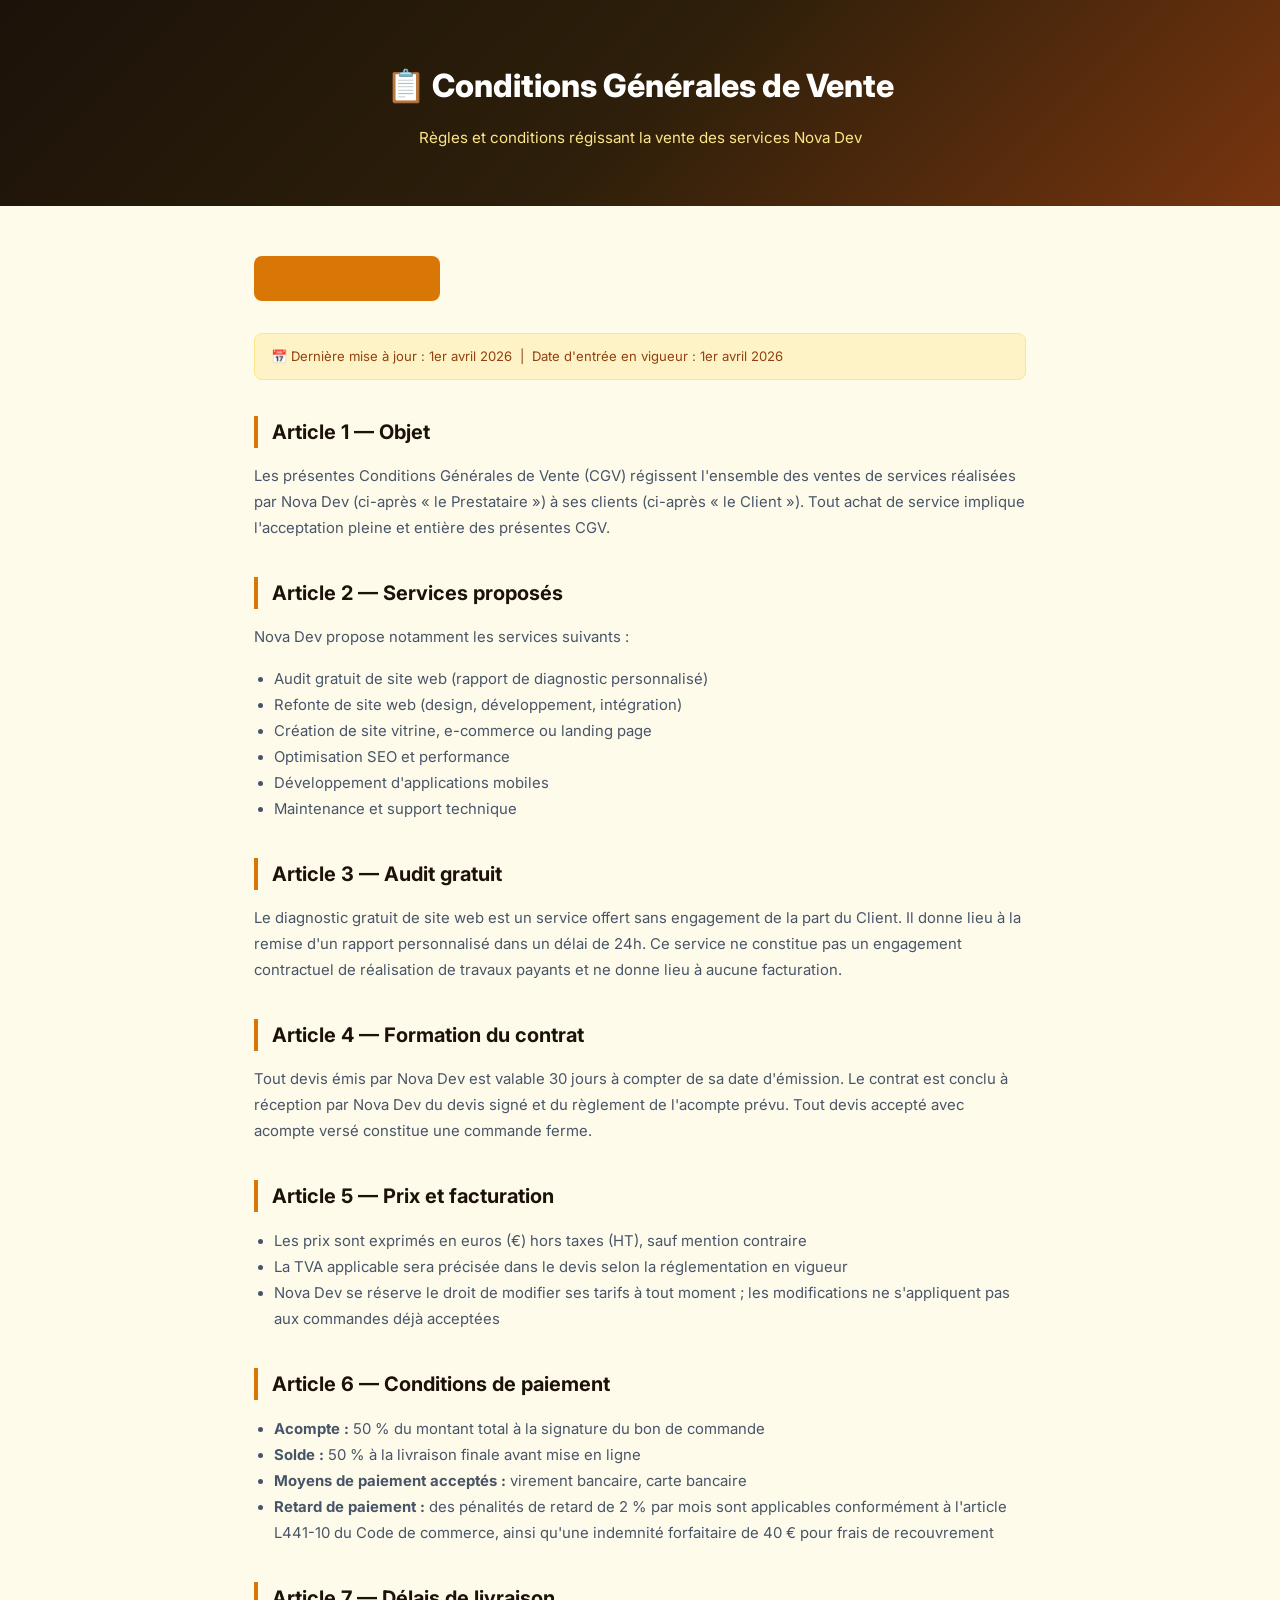
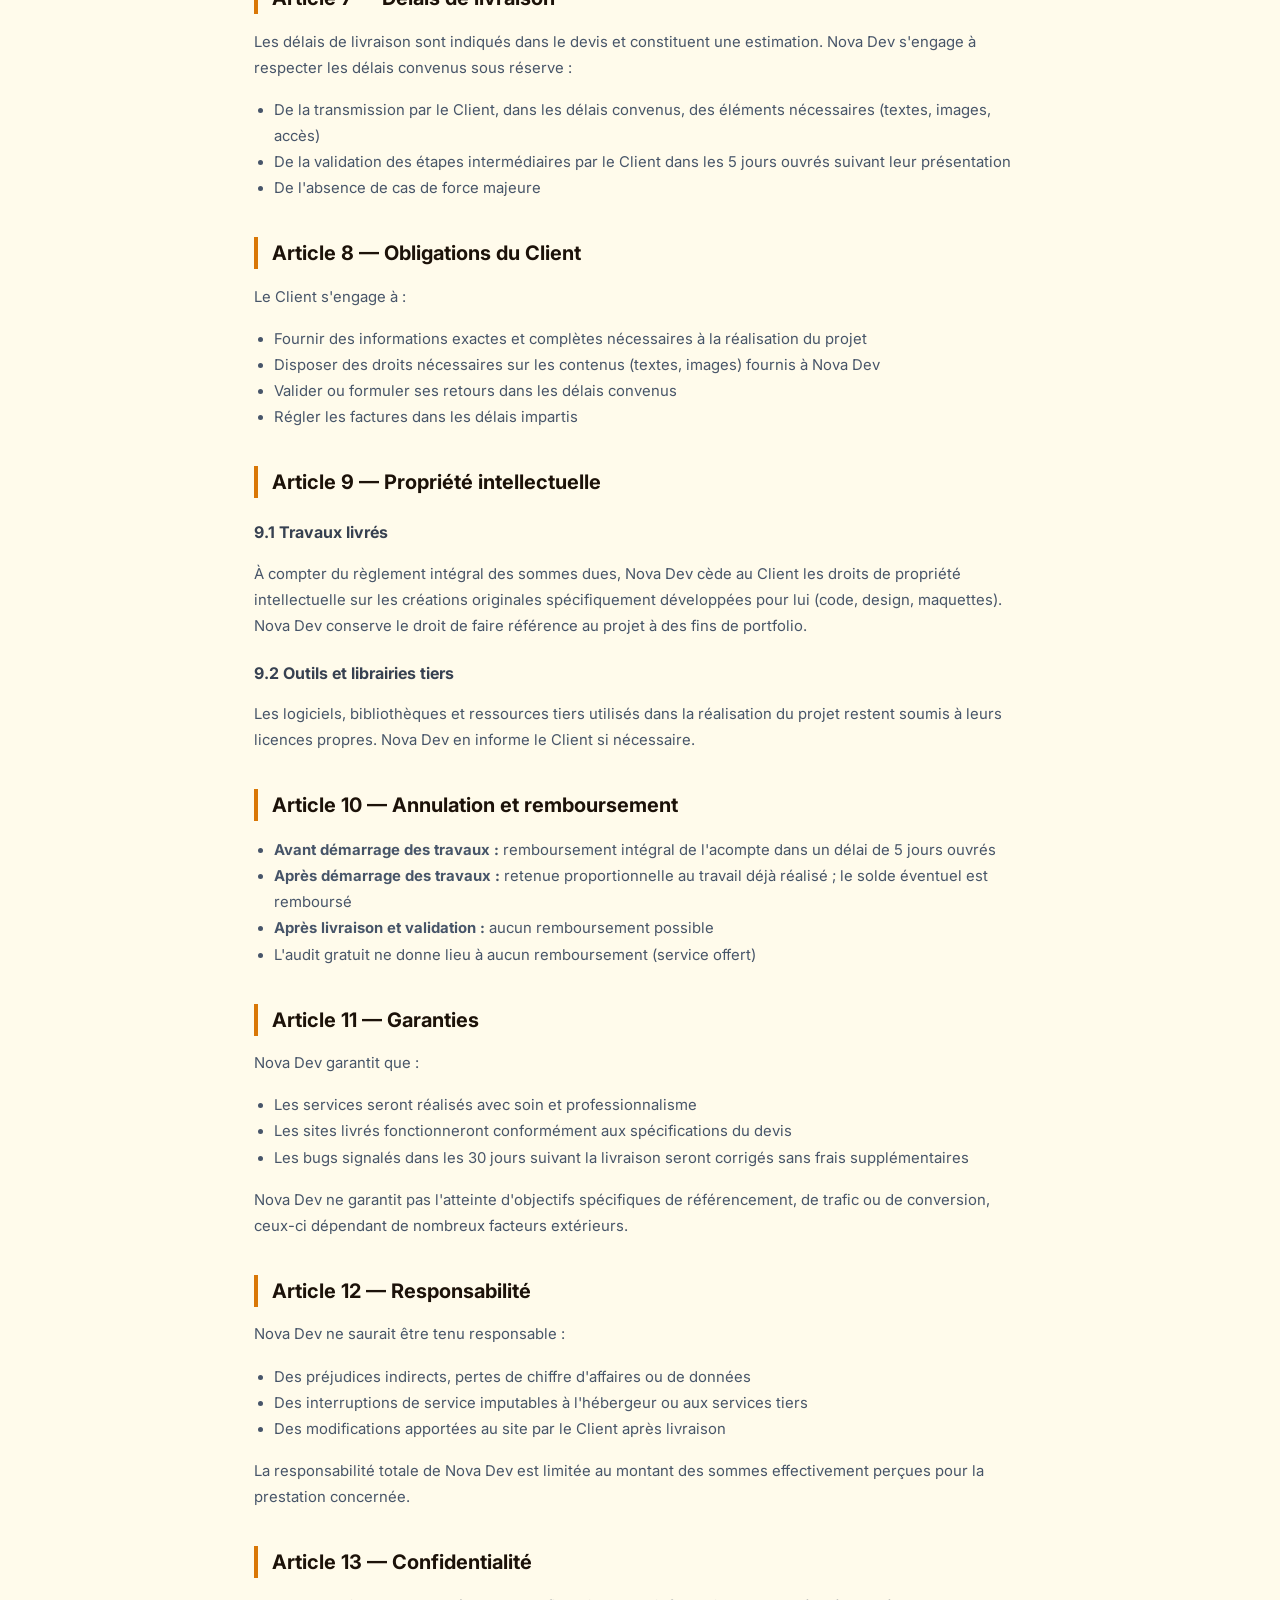
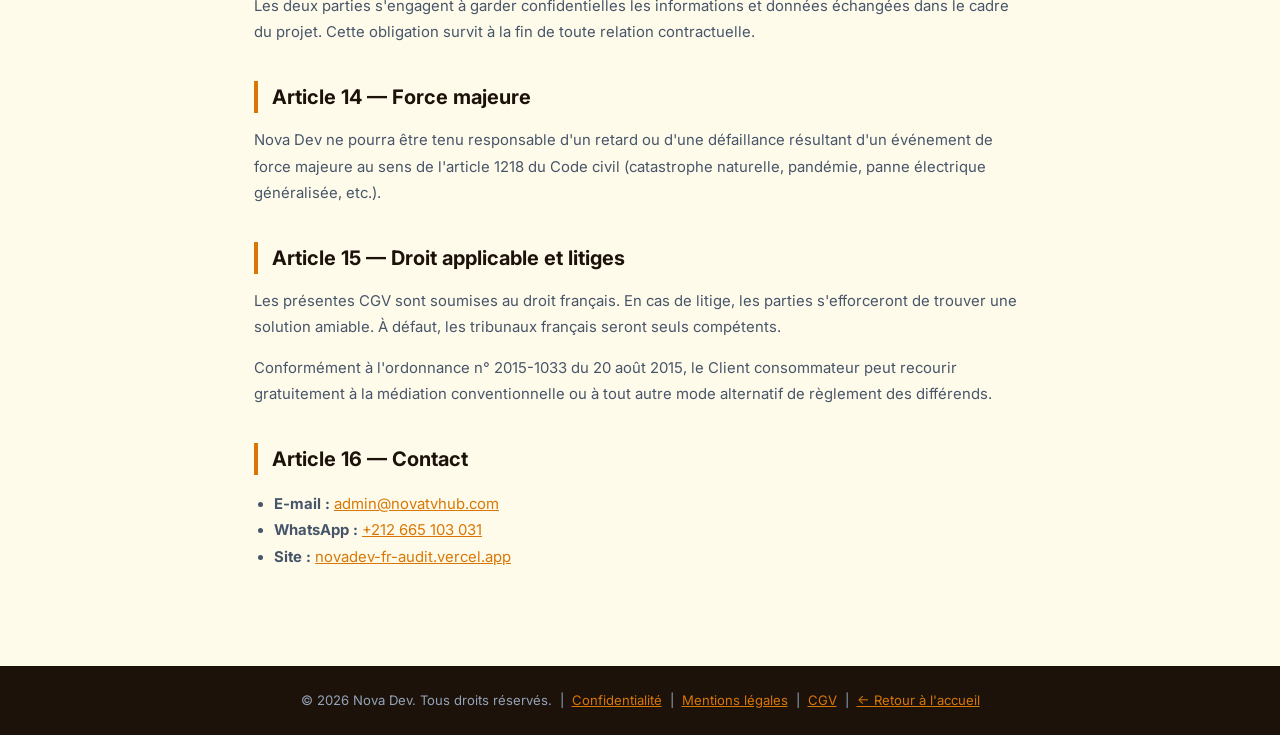
<file: cgv.html>
<!DOCTYPE html>
<html lang="fr">
<head>
  <meta charset="UTF-8" />
  <meta name="viewport" content="width=device-width, initial-scale=1.0" />
  <title>Conditions Générales de Vente | Nova Dev</title>
  <meta name="description" content="Conditions Générales de Vente (CGV) de Nova Dev — règles et conditions régissant la vente de nos services de création et refonte de site web." />
  <meta name="robots" content="noindex,follow" />
  <link rel="canonical" href="https://novadev-fr-audit.vercel.app/cgv.html" />
  <link rel="preconnect" href="https://fonts.googleapis.com" />
  <link href="https://fonts.googleapis.com/css2?family=Inter:wght@400;500;600;700;800&display=swap" rel="stylesheet" />
  <link rel="stylesheet" href="assets/css/style.css" />
  <style>
    body { font-family: 'Inter', sans-serif; color: #1e293b; background: #fffbeb; }
    .legal-hero { background: linear-gradient(135deg,#1c1209,#2d1f0a,#78350f); color:#fff; padding: 60px 20px 40px; text-align:center; }
    .legal-hero h1 { font-size: 2rem; font-weight:800; margin:0 0 10px; }
    .legal-hero p { color:#fde68a; font-size:.95rem; }
    .legal-body { max-width: 820px; margin: 0 auto; padding: 50px 24px 80px; }
    .legal-body h2 { font-size: 1.25rem; font-weight:700; color:#1c1209; margin: 36px 0 12px; border-left:4px solid #d97706; padding-left:14px; }
    .legal-body h3 { font-size: 1rem; font-weight:700; color:#374151; margin: 22px 0 8px; }
    .legal-body p, .legal-body li { font-size:.93rem; line-height:1.75; color:#475569; }
    .legal-body ul { padding-left:20px; }
    .legal-body a { color:#d97706; }
    .legal-back { display:inline-flex; align-items:center; gap:8px; background:#d97706; color:#fff; text-decoration:none; padding:11px 20px; border-radius:8px; font-weight:700; font-size:.9rem; margin-bottom:32px; }
    .legal-back:hover { background:#b45309; }
    .last-updated { background:#fef3c7; border:1px solid #fde68a; border-radius:8px; padding:12px 16px; font-size:.82rem; color:#92400e; margin-bottom:32px; }
    footer.site-footer { background:#1c1209; color:#94a3b8; text-align:center; padding:24px; font-size:.82rem; }
    footer.site-footer a { color:#d97706; }
  </style>
</head>
<body>

<div class="legal-hero">
  <h1>📋 Conditions Générales de Vente</h1>
  <p>Règles et conditions régissant la vente des services Nova Dev</p>
</div>

<div class="legal-body">
  <a href="/" class="legal-back">← Retour à Nova Dev</a>

  <div class="last-updated">📅 Dernière mise à jour : 1er avril 2026 &nbsp;|&nbsp; Date d'entrée en vigueur : 1er avril 2026</div>

  <h2>Article 1 — Objet</h2>
  <p>Les présentes Conditions Générales de Vente (CGV) régissent l'ensemble des ventes de services réalisées par Nova Dev (ci-après « le Prestataire ») à ses clients (ci-après « le Client »). Tout achat de service implique l'acceptation pleine et entière des présentes CGV.</p>

  <h2>Article 2 — Services proposés</h2>
  <p>Nova Dev propose notamment les services suivants :</p>
  <ul>
    <li>Audit gratuit de site web (rapport de diagnostic personnalisé)</li>
    <li>Refonte de site web (design, développement, intégration)</li>
    <li>Création de site vitrine, e-commerce ou landing page</li>
    <li>Optimisation SEO et performance</li>
    <li>Développement d'applications mobiles</li>
    <li>Maintenance et support technique</li>
  </ul>

  <h2>Article 3 — Audit gratuit</h2>
  <p>Le diagnostic gratuit de site web est un service offert sans engagement de la part du Client. Il donne lieu à la remise d'un rapport personnalisé dans un délai de 24h. Ce service ne constitue pas un engagement contractuel de réalisation de travaux payants et ne donne lieu à aucune facturation.</p>

  <h2>Article 4 — Formation du contrat</h2>
  <p>Tout devis émis par Nova Dev est valable 30 jours à compter de sa date d'émission. Le contrat est conclu à réception par Nova Dev du devis signé et du règlement de l'acompte prévu. Tout devis accepté avec acompte versé constitue une commande ferme.</p>

  <h2>Article 5 — Prix et facturation</h2>
  <ul>
    <li>Les prix sont exprimés en euros (€) hors taxes (HT), sauf mention contraire</li>
    <li>La TVA applicable sera précisée dans le devis selon la réglementation en vigueur</li>
    <li>Nova Dev se réserve le droit de modifier ses tarifs à tout moment ; les modifications ne s'appliquent pas aux commandes déjà acceptées</li>
  </ul>

  <h2>Article 6 — Conditions de paiement</h2>
  <ul>
    <li><strong>Acompte :</strong> 50 % du montant total à la signature du bon de commande</li>
    <li><strong>Solde :</strong> 50 % à la livraison finale avant mise en ligne</li>
    <li><strong>Moyens de paiement acceptés :</strong> virement bancaire, carte bancaire</li>
    <li><strong>Retard de paiement :</strong> des pénalités de retard de 2 % par mois sont applicables conformément à l'article L441-10 du Code de commerce, ainsi qu'une indemnité forfaitaire de 40 € pour frais de recouvrement</li>
  </ul>

  <h2>Article 7 — Délais de livraison</h2>
  <p>Les délais de livraison sont indiqués dans le devis et constituent une estimation. Nova Dev s'engage à respecter les délais convenus sous réserve :</p>
  <ul>
    <li>De la transmission par le Client, dans les délais convenus, des éléments nécessaires (textes, images, accès)</li>
    <li>De la validation des étapes intermédiaires par le Client dans les 5 jours ouvrés suivant leur présentation</li>
    <li>De l'absence de cas de force majeure</li>
  </ul>

  <h2>Article 8 — Obligations du Client</h2>
  <p>Le Client s'engage à :</p>
  <ul>
    <li>Fournir des informations exactes et complètes nécessaires à la réalisation du projet</li>
    <li>Disposer des droits nécessaires sur les contenus (textes, images) fournis à Nova Dev</li>
    <li>Valider ou formuler ses retours dans les délais convenus</li>
    <li>Régler les factures dans les délais impartis</li>
  </ul>

  <h2>Article 9 — Propriété intellectuelle</h2>
  <h3>9.1 Travaux livrés</h3>
  <p>À compter du règlement intégral des sommes dues, Nova Dev cède au Client les droits de propriété intellectuelle sur les créations originales spécifiquement développées pour lui (code, design, maquettes). Nova Dev conserve le droit de faire référence au projet à des fins de portfolio.</p>

  <h3>9.2 Outils et librairies tiers</h3>
  <p>Les logiciels, bibliothèques et ressources tiers utilisés dans la réalisation du projet restent soumis à leurs licences propres. Nova Dev en informe le Client si nécessaire.</p>

  <h2>Article 10 — Annulation et remboursement</h2>
  <ul>
    <li><strong>Avant démarrage des travaux :</strong> remboursement intégral de l'acompte dans un délai de 5 jours ouvrés</li>
    <li><strong>Après démarrage des travaux :</strong> retenue proportionnelle au travail déjà réalisé ; le solde éventuel est remboursé</li>
    <li><strong>Après livraison et validation :</strong> aucun remboursement possible</li>
    <li>L'audit gratuit ne donne lieu à aucun remboursement (service offert)</li>
  </ul>

  <h2>Article 11 — Garanties</h2>
  <p>Nova Dev garantit que :</p>
  <ul>
    <li>Les services seront réalisés avec soin et professionnalisme</li>
    <li>Les sites livrés fonctionneront conformément aux spécifications du devis</li>
    <li>Les bugs signalés dans les 30 jours suivant la livraison seront corrigés sans frais supplémentaires</li>
  </ul>
  <p>Nova Dev ne garantit pas l'atteinte d'objectifs spécifiques de référencement, de trafic ou de conversion, ceux-ci dépendant de nombreux facteurs extérieurs.</p>

  <h2>Article 12 — Responsabilité</h2>
  <p>Nova Dev ne saurait être tenu responsable :</p>
  <ul>
    <li>Des préjudices indirects, pertes de chiffre d'affaires ou de données</li>
    <li>Des interruptions de service imputables à l'hébergeur ou aux services tiers</li>
    <li>Des modifications apportées au site par le Client après livraison</li>
  </ul>
  <p>La responsabilité totale de Nova Dev est limitée au montant des sommes effectivement perçues pour la prestation concernée.</p>

  <h2>Article 13 — Confidentialité</h2>
  <p>Les deux parties s'engagent à garder confidentielles les informations et données échangées dans le cadre du projet. Cette obligation survit à la fin de toute relation contractuelle.</p>

  <h2>Article 14 — Force majeure</h2>
  <p>Nova Dev ne pourra être tenu responsable d'un retard ou d'une défaillance résultant d'un événement de force majeure au sens de l'article 1218 du Code civil (catastrophe naturelle, pandémie, panne électrique généralisée, etc.).</p>

  <h2>Article 15 — Droit applicable et litiges</h2>
  <p>Les présentes CGV sont soumises au droit français. En cas de litige, les parties s'efforceront de trouver une solution amiable. À défaut, les tribunaux français seront seuls compétents.</p>
  <p>Conformément à l'ordonnance n° 2015-1033 du 20 août 2015, le Client consommateur peut recourir gratuitement à la médiation conventionnelle ou à tout autre mode alternatif de règlement des différends.</p>

  <h2>Article 16 — Contact</h2>
  <ul>
    <li><strong>E-mail :</strong> <a href="mailto:admin@novatvhub.com">admin@novatvhub.com</a></li>
    <li><strong>WhatsApp :</strong> <a href="https://wa.me/212665103031">+212 665 103 031</a></li>
    <li><strong>Site :</strong> <a href="https://novadev-fr-audit.vercel.app">novadev-fr-audit.vercel.app</a></li>
  </ul>
</div>

<footer class="site-footer">
  © 2026 Nova Dev. Tous droits réservés. &nbsp;|&nbsp;
  <a href="/politique-de-confidentialite.html">Confidentialité</a> &nbsp;|&nbsp;
  <a href="/mentions-legales.html">Mentions légales</a> &nbsp;|&nbsp;
  <a href="/cgv.html">CGV</a> &nbsp;|&nbsp;
  <a href="/">← Retour à l'accueil</a>
</footer>

</body>
</html>
</file>
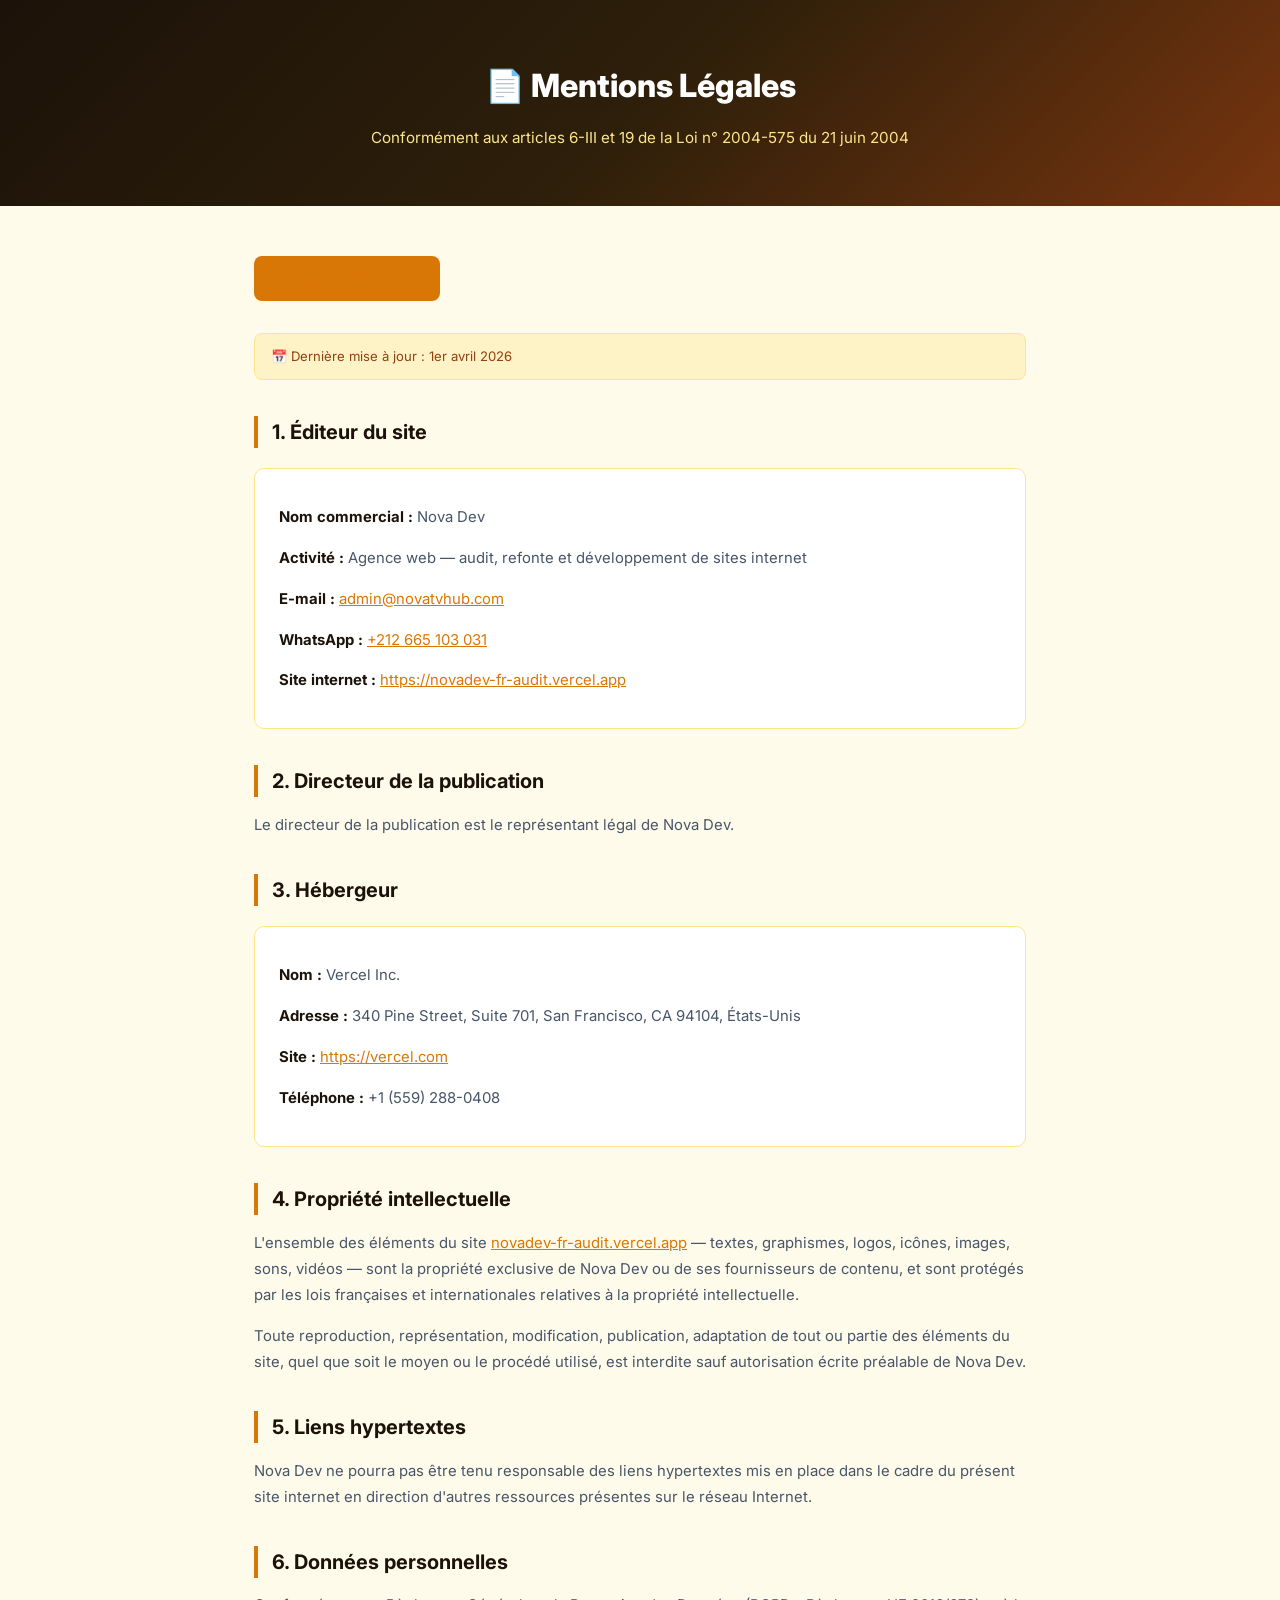
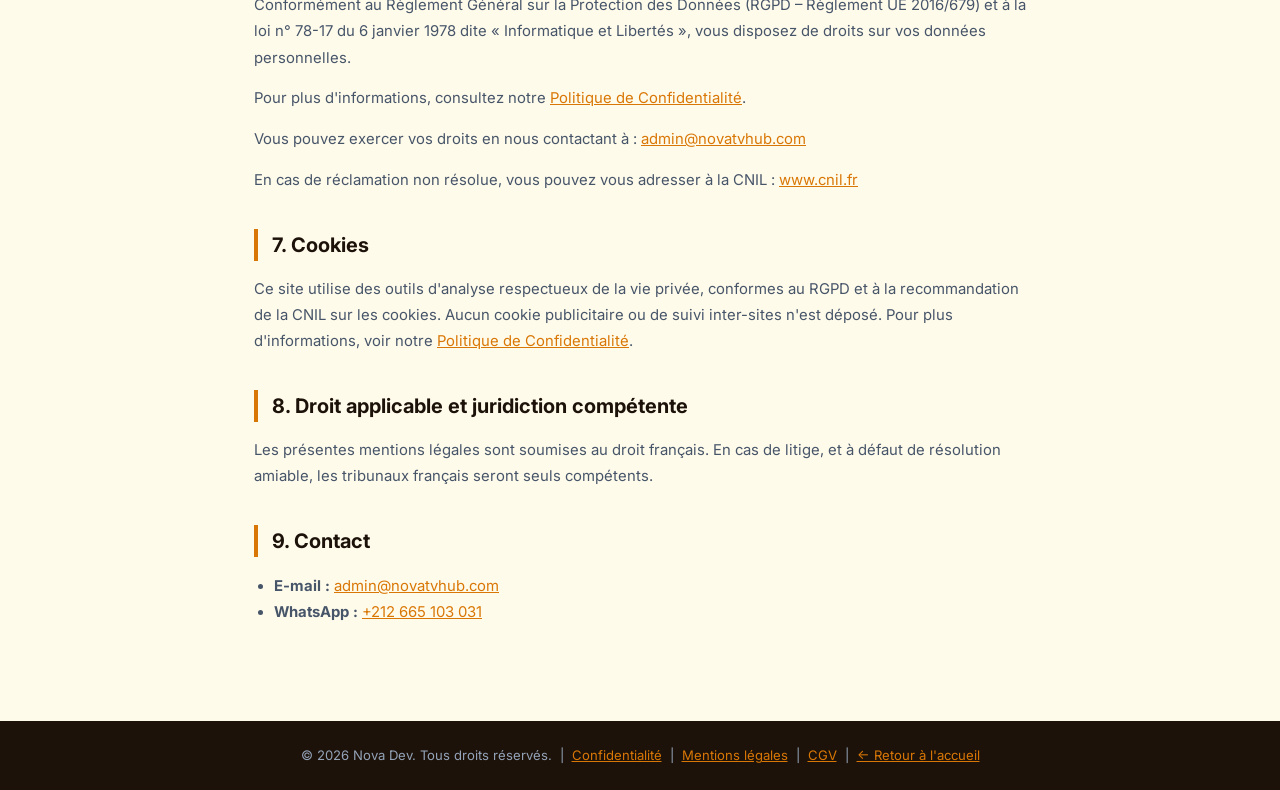
<file: mentions-legales.html>
<!DOCTYPE html>
<html lang="fr">
<head>
  <meta charset="UTF-8" />
  <meta name="viewport" content="width=device-width, initial-scale=1.0" />
  <title>Mentions Légales | Nova Dev</title>
  <meta name="description" content="Mentions légales obligatoires de Nova Dev — éditeur du site, hébergeur, propriété intellectuelle." />
  <meta name="robots" content="noindex,follow" />
  <link rel="canonical" href="https://novadev-fr-audit.vercel.app/mentions-legales.html" />
  <link rel="preconnect" href="https://fonts.googleapis.com" />
  <link href="https://fonts.googleapis.com/css2?family=Inter:wght@400;500;600;700;800&display=swap" rel="stylesheet" />
  <link rel="stylesheet" href="assets/css/style.css" />
  <style>
    body { font-family: 'Inter', sans-serif; color: #1e293b; background: #fffbeb; }
    .legal-hero { background: linear-gradient(135deg,#1c1209,#2d1f0a,#78350f); color:#fff; padding: 60px 20px 40px; text-align:center; }
    .legal-hero h1 { font-size: 2rem; font-weight:800; margin:0 0 10px; }
    .legal-hero p { color:#fde68a; font-size:.95rem; }
    .legal-body { max-width: 820px; margin: 0 auto; padding: 50px 24px 80px; }
    .legal-body h2 { font-size: 1.25rem; font-weight:700; color:#1c1209; margin: 36px 0 12px; border-left:4px solid #d97706; padding-left:14px; }
    .legal-body p, .legal-body li { font-size:.93rem; line-height:1.75; color:#475569; }
    .legal-body ul { padding-left:20px; }
    .legal-body a { color:#d97706; }
    .legal-back { display:inline-flex; align-items:center; gap:8px; background:#d97706; color:#fff; text-decoration:none; padding:11px 20px; border-radius:8px; font-weight:700; font-size:.9rem; margin-bottom:32px; }
    .legal-back:hover { background:#b45309; }
    .last-updated { background:#fef3c7; border:1px solid #fde68a; border-radius:8px; padding:12px 16px; font-size:.82rem; color:#92400e; margin-bottom:32px; }
    .info-box { background:#fff; border:1px solid #fde68a; border-radius:10px; padding:20px 24px; margin:20px 0; }
    .info-box strong { color:#1c1209; }
    footer.site-footer { background:#1c1209; color:#94a3b8; text-align:center; padding:24px; font-size:.82rem; }
    footer.site-footer a { color:#d97706; }
  </style>
</head>
<body>

<div class="legal-hero">
  <h1>📄 Mentions Légales</h1>
  <p>Conformément aux articles 6-III et 19 de la Loi n° 2004-575 du 21 juin 2004</p>
</div>

<div class="legal-body">
  <a href="/" class="legal-back">← Retour à Nova Dev</a>

  <div class="last-updated">📅 Dernière mise à jour : 1er avril 2026</div>

  <h2>1. Éditeur du site</h2>
  <div class="info-box">
    <p><strong>Nom commercial :</strong> Nova Dev</p>
    <p><strong>Activité :</strong> Agence web — audit, refonte et développement de sites internet</p>
    <p><strong>E-mail :</strong> <a href="mailto:admin@novatvhub.com">admin@novatvhub.com</a></p>
    <p><strong>WhatsApp :</strong> <a href="https://wa.me/212665103031">+212 665 103 031</a></p>
    <p><strong>Site internet :</strong> <a href="https://novadev-fr-audit.vercel.app">https://novadev-fr-audit.vercel.app</a></p>
  </div>

  <h2>2. Directeur de la publication</h2>
  <p>Le directeur de la publication est le représentant légal de Nova Dev.</p>

  <h2>3. Hébergeur</h2>
  <div class="info-box">
    <p><strong>Nom :</strong> Vercel Inc.</p>
    <p><strong>Adresse :</strong> 340 Pine Street, Suite 701, San Francisco, CA 94104, États-Unis</p>
    <p><strong>Site :</strong> <a href="https://vercel.com" target="_blank" rel="noopener">https://vercel.com</a></p>
    <p><strong>Téléphone :</strong> +1 (559) 288-0408</p>
  </div>

  <h2>4. Propriété intellectuelle</h2>
  <p>L'ensemble des éléments du site <a href="https://novadev-fr-audit.vercel.app">novadev-fr-audit.vercel.app</a> — textes, graphismes, logos, icônes, images, sons, vidéos — sont la propriété exclusive de Nova Dev ou de ses fournisseurs de contenu, et sont protégés par les lois françaises et internationales relatives à la propriété intellectuelle.</p>
  <p>Toute reproduction, représentation, modification, publication, adaptation de tout ou partie des éléments du site, quel que soit le moyen ou le procédé utilisé, est interdite sauf autorisation écrite préalable de Nova Dev.</p>

  <h2>5. Liens hypertextes</h2>
  <p>Nova Dev ne pourra pas être tenu responsable des liens hypertextes mis en place dans le cadre du présent site internet en direction d'autres ressources présentes sur le réseau Internet.</p>

  <h2>6. Données personnelles</h2>
  <p>Conformément au Règlement Général sur la Protection des Données (RGPD – Règlement UE 2016/679) et à la loi n° 78-17 du 6 janvier 1978 dite « Informatique et Libertés », vous disposez de droits sur vos données personnelles.</p>
  <p>Pour plus d'informations, consultez notre <a href="/politique-de-confidentialite.html">Politique de Confidentialité</a>.</p>
  <p>Vous pouvez exercer vos droits en nous contactant à : <a href="mailto:admin@novatvhub.com">admin@novatvhub.com</a></p>
  <p>En cas de réclamation non résolue, vous pouvez vous adresser à la CNIL : <a href="https://www.cnil.fr" target="_blank" rel="noopener">www.cnil.fr</a></p>

  <h2>7. Cookies</h2>
  <p>Ce site utilise des outils d'analyse respectueux de la vie privée, conformes au RGPD et à la recommandation de la CNIL sur les cookies. Aucun cookie publicitaire ou de suivi inter-sites n'est déposé. Pour plus d'informations, voir notre <a href="/politique-de-confidentialite.html">Politique de Confidentialité</a>.</p>

  <h2>8. Droit applicable et juridiction compétente</h2>
  <p>Les présentes mentions légales sont soumises au droit français. En cas de litige, et à défaut de résolution amiable, les tribunaux français seront seuls compétents.</p>

  <h2>9. Contact</h2>
  <ul>
    <li><strong>E-mail :</strong> <a href="mailto:admin@novatvhub.com">admin@novatvhub.com</a></li>
    <li><strong>WhatsApp :</strong> <a href="https://wa.me/212665103031">+212 665 103 031</a></li>
  </ul>
</div>

<footer class="site-footer">
  © 2026 Nova Dev. Tous droits réservés. &nbsp;|&nbsp;
  <a href="/politique-de-confidentialite.html">Confidentialité</a> &nbsp;|&nbsp;
  <a href="/mentions-legales.html">Mentions légales</a> &nbsp;|&nbsp;
  <a href="/cgv.html">CGV</a> &nbsp;|&nbsp;
  <a href="/">← Retour à l'accueil</a>
</footer>

</body>
</html>
</file>
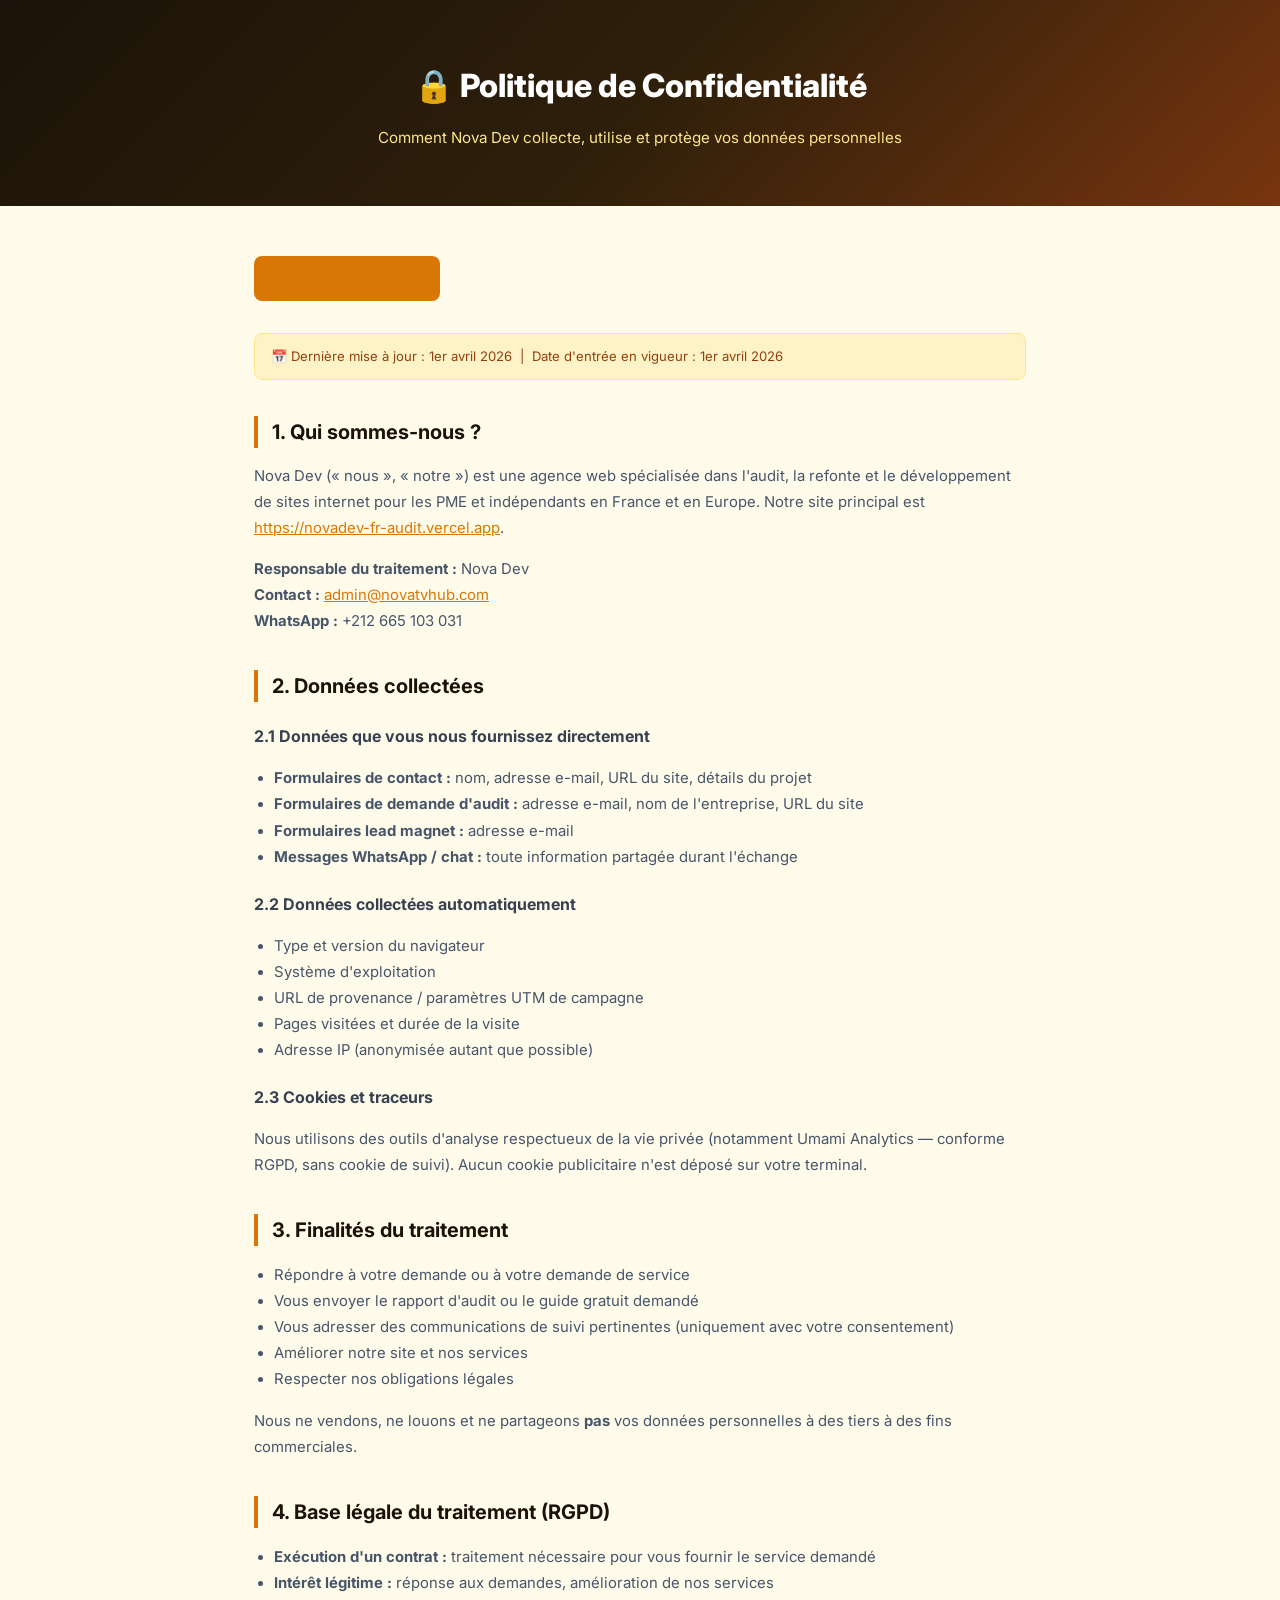
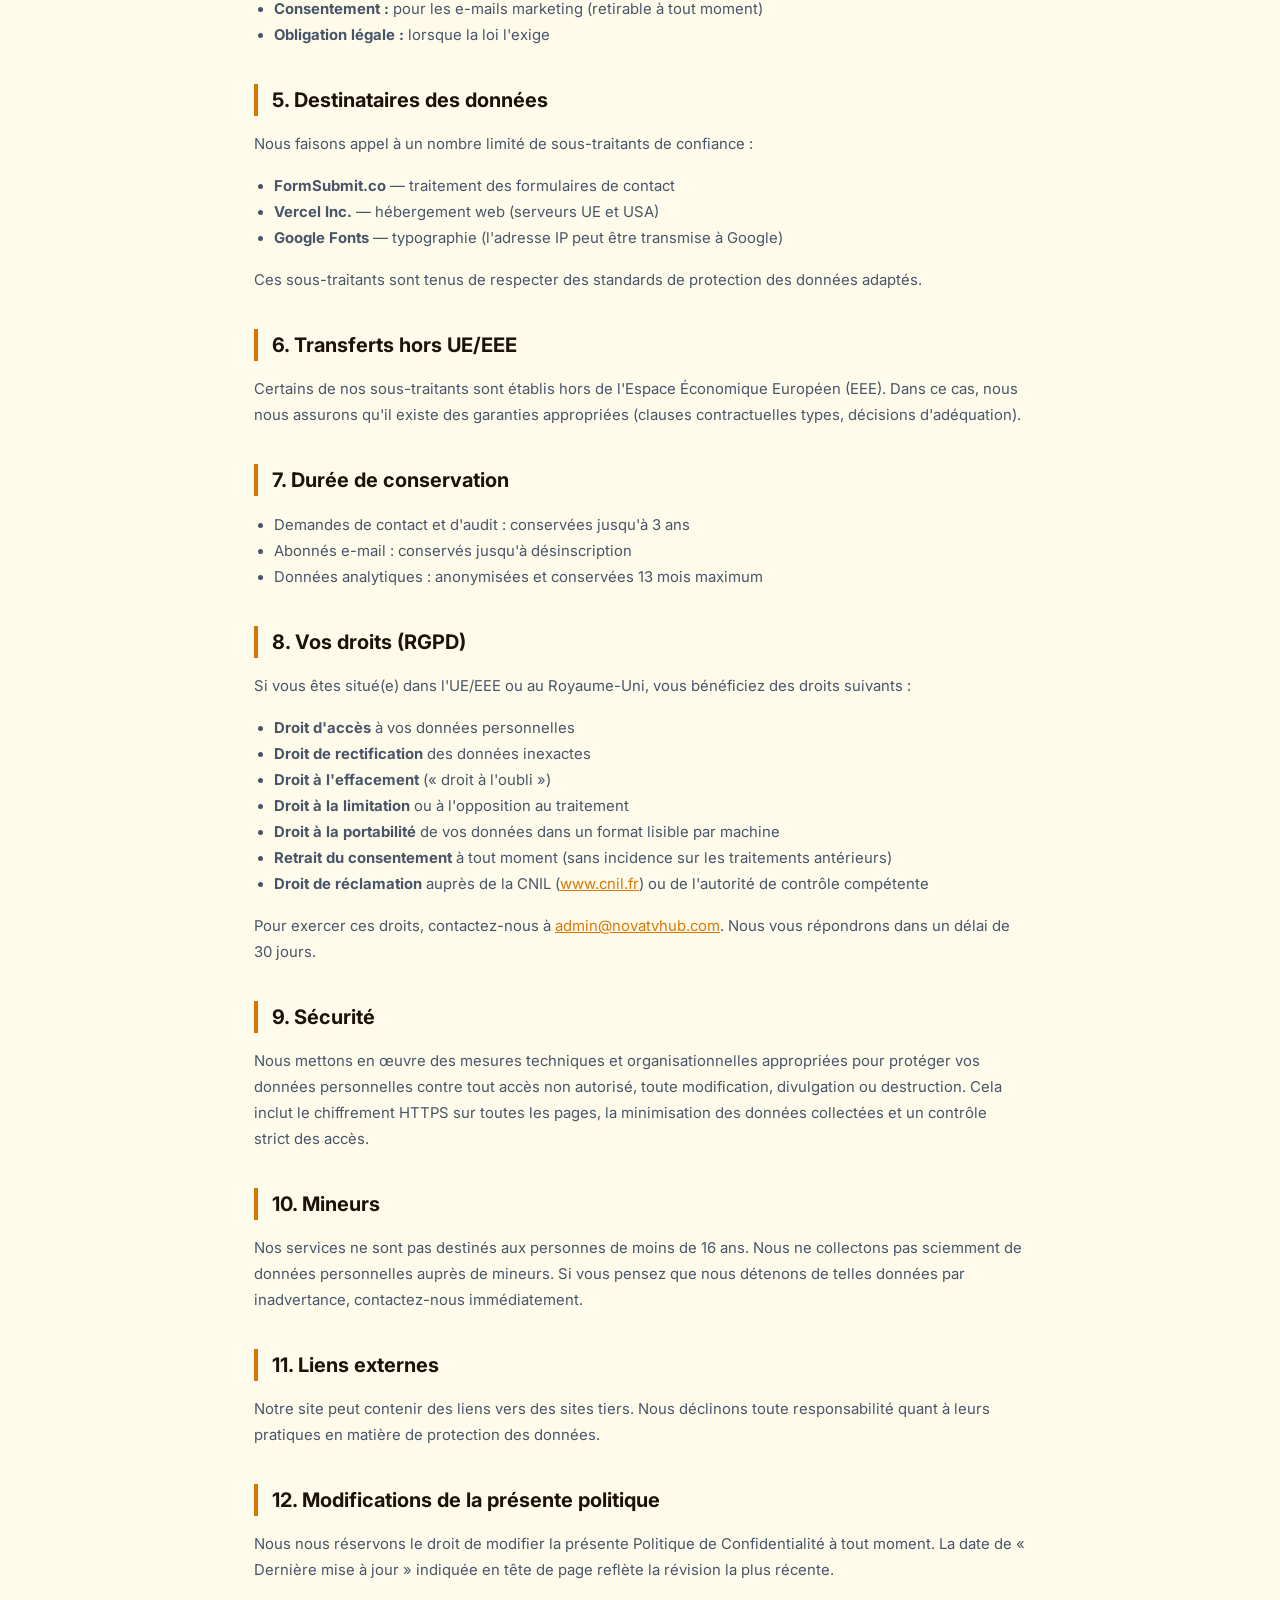
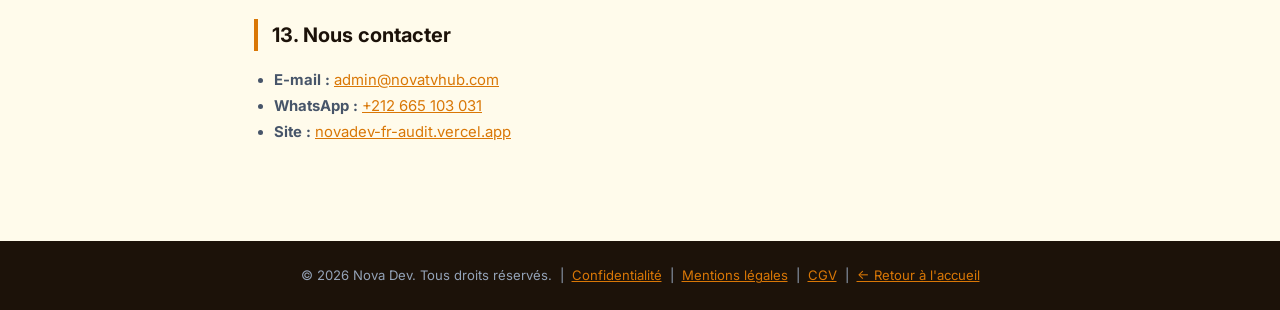
<file: politique-de-confidentialite.html>
<!DOCTYPE html>
<html lang="fr">
<head>
  <meta charset="UTF-8" />
  <meta name="viewport" content="width=device-width, initial-scale=1.0" />
  <title>Politique de Confidentialité | Nova Dev</title>
  <meta name="description" content="Politique de confidentialité de Nova Dev — Comment nous collectons, utilisons et protégeons vos données personnelles. Conforme au RGPD." />
  <meta name="robots" content="noindex,follow" />
  <link rel="canonical" href="https://novadev-fr-audit.vercel.app/politique-de-confidentialite.html" />
  <link rel="preconnect" href="https://fonts.googleapis.com" />
  <link href="https://fonts.googleapis.com/css2?family=Inter:wght@400;500;600;700;800&display=swap" rel="stylesheet" />
  <link rel="stylesheet" href="assets/css/style.css" />
  <style>
    body { font-family: 'Inter', sans-serif; color: #1e293b; background: #fffbeb; }
    .legal-hero { background: linear-gradient(135deg,#1c1209,#2d1f0a,#78350f); color:#fff; padding: 60px 20px 40px; text-align:center; }
    .legal-hero h1 { font-size: 2rem; font-weight:800; margin:0 0 10px; }
    .legal-hero p { color:#fde68a; font-size:.95rem; }
    .legal-body { max-width: 820px; margin: 0 auto; padding: 50px 24px 80px; }
    .legal-body h2 { font-size: 1.25rem; font-weight:700; color:#1c1209; margin: 36px 0 12px; border-left:4px solid #d97706; padding-left:14px; }
    .legal-body h3 { font-size: 1rem; font-weight:700; color:#374151; margin: 22px 0 8px; }
    .legal-body p, .legal-body li { font-size:.93rem; line-height:1.75; color:#475569; }
    .legal-body ul { padding-left:20px; }
    .legal-body a { color:#d97706; }
    .legal-back { display:inline-flex; align-items:center; gap:8px; background:#d97706; color:#fff; text-decoration:none; padding:11px 20px; border-radius:8px; font-weight:700; font-size:.9rem; margin-bottom:32px; }
    .legal-back:hover { background:#b45309; }
    .last-updated { background:#fef3c7; border:1px solid #fde68a; border-radius:8px; padding:12px 16px; font-size:.82rem; color:#92400e; margin-bottom:32px; }
    footer.site-footer { background:#1c1209; color:#94a3b8; text-align:center; padding:24px; font-size:.82rem; }
    footer.site-footer a { color:#d97706; }
  </style>
</head>
<body>

<div class="legal-hero">
  <h1>🔒 Politique de Confidentialité</h1>
  <p>Comment Nova Dev collecte, utilise et protège vos données personnelles</p>
</div>

<div class="legal-body">
  <a href="/" class="legal-back">← Retour à Nova Dev</a>

  <div class="last-updated">📅 Dernière mise à jour : 1er avril 2026 &nbsp;|&nbsp; Date d'entrée en vigueur : 1er avril 2026</div>

  <h2>1. Qui sommes-nous ?</h2>
  <p>Nova Dev (« nous », « notre ») est une agence web spécialisée dans l'audit, la refonte et le développement de sites internet pour les PME et indépendants en France et en Europe. Notre site principal est <a href="https://novadev-fr-audit.vercel.app">https://novadev-fr-audit.vercel.app</a>.</p>
  <p><strong>Responsable du traitement :</strong> Nova Dev<br />
  <strong>Contact :</strong> <a href="mailto:admin@novatvhub.com">admin@novatvhub.com</a><br />
  <strong>WhatsApp :</strong> +212 665 103 031</p>

  <h2>2. Données collectées</h2>
  <h3>2.1 Données que vous nous fournissez directement</h3>
  <ul>
    <li><strong>Formulaires de contact :</strong> nom, adresse e-mail, URL du site, détails du projet</li>
    <li><strong>Formulaires de demande d'audit :</strong> adresse e-mail, nom de l'entreprise, URL du site</li>
    <li><strong>Formulaires lead magnet :</strong> adresse e-mail</li>
    <li><strong>Messages WhatsApp / chat :</strong> toute information partagée durant l'échange</li>
  </ul>

  <h3>2.2 Données collectées automatiquement</h3>
  <ul>
    <li>Type et version du navigateur</li>
    <li>Système d'exploitation</li>
    <li>URL de provenance / paramètres UTM de campagne</li>
    <li>Pages visitées et durée de la visite</li>
    <li>Adresse IP (anonymisée autant que possible)</li>
  </ul>

  <h3>2.3 Cookies et traceurs</h3>
  <p>Nous utilisons des outils d'analyse respectueux de la vie privée (notamment Umami Analytics — conforme RGPD, sans cookie de suivi). Aucun cookie publicitaire n'est déposé sur votre terminal.</p>

  <h2>3. Finalités du traitement</h2>
  <ul>
    <li>Répondre à votre demande ou à votre demande de service</li>
    <li>Vous envoyer le rapport d'audit ou le guide gratuit demandé</li>
    <li>Vous adresser des communications de suivi pertinentes (uniquement avec votre consentement)</li>
    <li>Améliorer notre site et nos services</li>
    <li>Respecter nos obligations légales</li>
  </ul>
  <p>Nous ne vendons, ne louons et ne partageons <strong>pas</strong> vos données personnelles à des tiers à des fins commerciales.</p>

  <h2>4. Base légale du traitement (RGPD)</h2>
  <ul>
    <li><strong>Exécution d'un contrat :</strong> traitement nécessaire pour vous fournir le service demandé</li>
    <li><strong>Intérêt légitime :</strong> réponse aux demandes, amélioration de nos services</li>
    <li><strong>Consentement :</strong> pour les e-mails marketing (retirable à tout moment)</li>
    <li><strong>Obligation légale :</strong> lorsque la loi l'exige</li>
  </ul>

  <h2>5. Destinataires des données</h2>
  <p>Nous faisons appel à un nombre limité de sous-traitants de confiance :</p>
  <ul>
    <li><strong>FormSubmit.co</strong> — traitement des formulaires de contact</li>
    <li><strong>Vercel Inc.</strong> — hébergement web (serveurs UE et USA)</li>
    <li><strong>Google Fonts</strong> — typographie (l'adresse IP peut être transmise à Google)</li>
  </ul>
  <p>Ces sous-traitants sont tenus de respecter des standards de protection des données adaptés.</p>

  <h2>6. Transferts hors UE/EEE</h2>
  <p>Certains de nos sous-traitants sont établis hors de l'Espace Économique Européen (EEE). Dans ce cas, nous nous assurons qu'il existe des garanties appropriées (clauses contractuelles types, décisions d'adéquation).</p>

  <h2>7. Durée de conservation</h2>
  <ul>
    <li>Demandes de contact et d'audit : conservées jusqu'à 3 ans</li>
    <li>Abonnés e-mail : conservés jusqu'à désinscription</li>
    <li>Données analytiques : anonymisées et conservées 13 mois maximum</li>
  </ul>

  <h2>8. Vos droits (RGPD)</h2>
  <p>Si vous êtes situé(e) dans l'UE/EEE ou au Royaume-Uni, vous bénéficiez des droits suivants :</p>
  <ul>
    <li><strong>Droit d'accès</strong> à vos données personnelles</li>
    <li><strong>Droit de rectification</strong> des données inexactes</li>
    <li><strong>Droit à l'effacement</strong> (« droit à l'oubli »)</li>
    <li><strong>Droit à la limitation</strong> ou à l'opposition au traitement</li>
    <li><strong>Droit à la portabilité</strong> de vos données dans un format lisible par machine</li>
    <li><strong>Retrait du consentement</strong> à tout moment (sans incidence sur les traitements antérieurs)</li>
    <li><strong>Droit de réclamation</strong> auprès de la CNIL (<a href="https://www.cnil.fr" target="_blank" rel="noopener">www.cnil.fr</a>) ou de l'autorité de contrôle compétente</li>
  </ul>
  <p>Pour exercer ces droits, contactez-nous à <a href="mailto:admin@novatvhub.com">admin@novatvhub.com</a>. Nous vous répondrons dans un délai de 30 jours.</p>

  <h2>9. Sécurité</h2>
  <p>Nous mettons en œuvre des mesures techniques et organisationnelles appropriées pour protéger vos données personnelles contre tout accès non autorisé, toute modification, divulgation ou destruction. Cela inclut le chiffrement HTTPS sur toutes les pages, la minimisation des données collectées et un contrôle strict des accès.</p>

  <h2>10. Mineurs</h2>
  <p>Nos services ne sont pas destinés aux personnes de moins de 16 ans. Nous ne collectons pas sciemment de données personnelles auprès de mineurs. Si vous pensez que nous détenons de telles données par inadvertance, contactez-nous immédiatement.</p>

  <h2>11. Liens externes</h2>
  <p>Notre site peut contenir des liens vers des sites tiers. Nous déclinons toute responsabilité quant à leurs pratiques en matière de protection des données.</p>

  <h2>12. Modifications de la présente politique</h2>
  <p>Nous nous réservons le droit de modifier la présente Politique de Confidentialité à tout moment. La date de « Dernière mise à jour » indiquée en tête de page reflète la révision la plus récente.</p>

  <h2>13. Nous contacter</h2>
  <ul>
    <li><strong>E-mail :</strong> <a href="mailto:admin@novatvhub.com">admin@novatvhub.com</a></li>
    <li><strong>WhatsApp :</strong> <a href="https://wa.me/212665103031">+212 665 103 031</a></li>
    <li><strong>Site :</strong> <a href="https://novadev-fr-audit.vercel.app">novadev-fr-audit.vercel.app</a></li>
  </ul>
</div>

<footer class="site-footer">
  © 2026 Nova Dev. Tous droits réservés. &nbsp;|&nbsp;
  <a href="/politique-de-confidentialite.html">Confidentialité</a> &nbsp;|&nbsp;
  <a href="/mentions-legales.html">Mentions légales</a> &nbsp;|&nbsp;
  <a href="/cgv.html">CGV</a> &nbsp;|&nbsp;
  <a href="/">← Retour à l'accueil</a>
</footer>

</body>
</html>
</file>
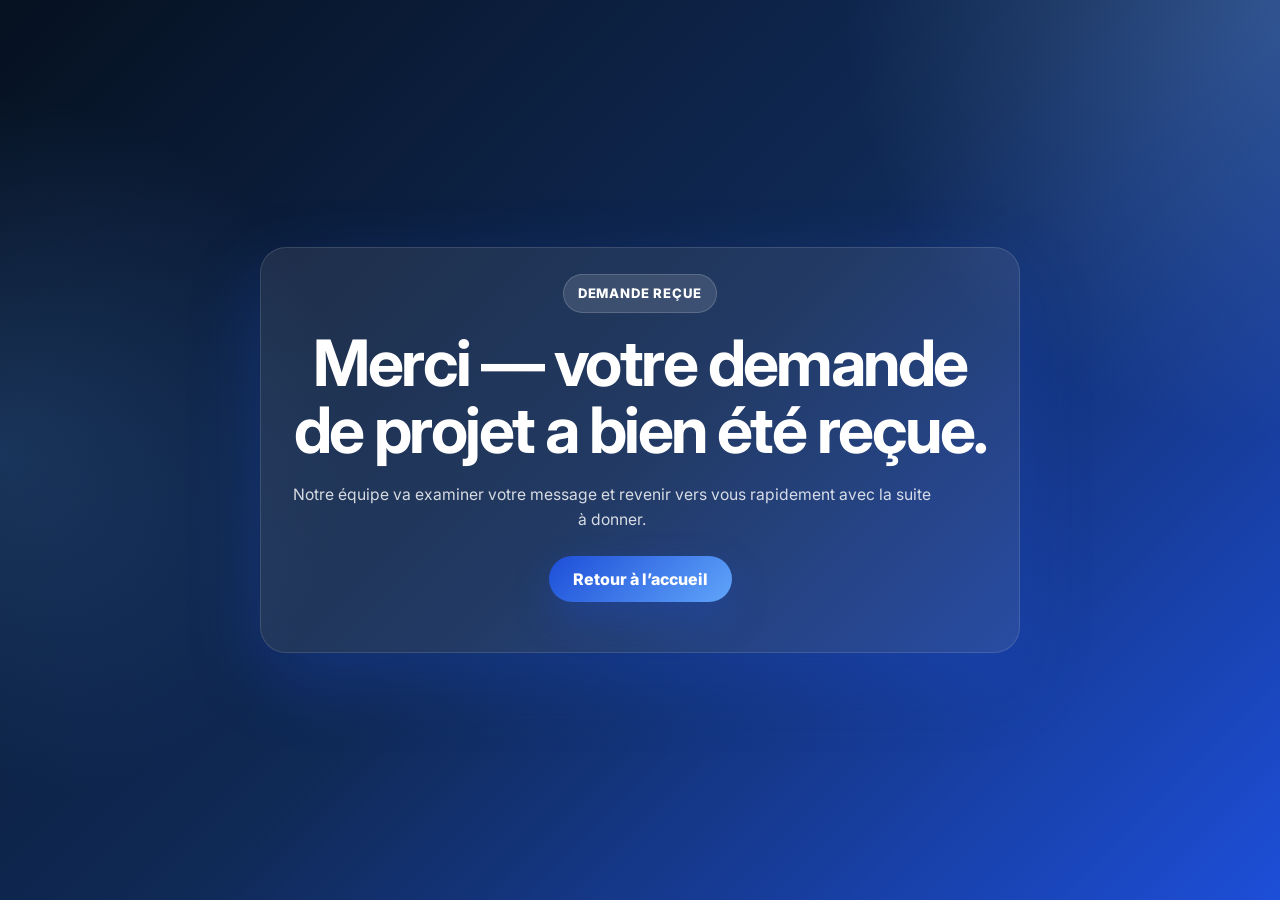
<file: thank-you.html>
<!DOCTYPE html>
<html lang="fr">
<head>
  <meta charset="UTF-8" />
  <meta name="viewport" content="width=device-width, initial-scale=1.0" />
  <title>Merci | Nova Dev</title>
  <link rel="preconnect" href="https://fonts.googleapis.com" />
  <link rel="preconnect" href="https://fonts.gstatic.com" crossorigin />
  <link href="https://fonts.googleapis.com/css2?family=Inter:wght@400;600;700;800&display=swap" rel="stylesheet" />
  <link rel="stylesheet" href="assets/css/style.css" />
  <!-- Umami Analytics — 100% gratuit, open-source, auto-hébergé, sans cookies -->
  <!-- <script async src="https://YOUR_UMAMI_DOMAIN.vercel.app/script.js" data-website-id="YOUR_UMAMI_WEBSITE_ID"></script> -->
</head>
<body>
  <main class="hero" style="min-height:100vh;display:grid;place-items:center;padding:32px 0;">
    <div class="container" style="max-width:760px;">
      <div class="hero-card" style="text-align:center;">
        <div class="eyebrow">Demande reçue</div>
        <h1 style="margin-top:16px;">Merci — votre demande de projet a bien été reçue.</h1>
        <p>Notre équipe va examiner votre message et revenir vers vous rapidement avec la suite à donner.</p>
        <div class="hero-actions" style="justify-content:center; margin-top:24px;">
          <a class="btn btn-primary" href="index.html">Retour à l’accueil</a>
        </div>
      </div>
    </div>
  </main>
</body>
</html>
</file>
<file: assets/css/style.css>
:root {
  --bg: #08111f;
  --bg-soft: #0f1c31;
  --surface: #ffffff;
  --surface-soft: #f4f8ff;
  --text: #142033;
  --muted: #5d6b82;
  --line: #dbe5f3;
  --primary: #1d4ed8;
  --primary-2: #3b82f6;
  --accent: #60a5fa;
  --accent-2: #bfdbfe;
  --white: #ffffff;
  --danger: #b91c1c;
  --success: #166534;
  --success-bg: #ecfdf3;
  --danger-bg: #fef2f2;
  --radius: 18px;
  --shadow: 0 18px 48px rgba(15, 23, 42, 0.14);
  --hero-shadow: 0 26px 70px rgba(29, 78, 216, 0.30);
  --max: 1160px;
  --font: 'Inter', system-ui, -apple-system, BlinkMacSystemFont, 'Segoe UI', sans-serif;
}

* { box-sizing: border-box; }
html {
  scroll-behavior: smooth;
  overflow-x: hidden;
}
body {
  margin: 0;
  font-family: var(--font);
  color: var(--text);
  background: linear-gradient(180deg, #edf4ff 0%, #f8fbff 100%);
  line-height: 1.6;
  overflow-x: hidden;
  max-width: 100%;
}
a { color: inherit; }
img { max-width: 100%; display: block; }
button, input, select, textarea { font: inherit; }

.container {
  width: min(calc(100% - 32px), var(--max));
  margin: 0 auto;
}

.site-header {
  position: sticky;
  top: 0;
  z-index: 1000;
  backdrop-filter: blur(14px);
  background: rgba(7, 18, 36, 0.9);
  border-bottom: 1px solid rgba(255,255,255,0.10);
  max-width: 100%;
  overflow: hidden;
}
.site-nav {
  min-height: 80px;
  display: flex;
  align-items: center;
  justify-content: space-between;
  gap: 24px;
}
.brand {
  display: inline-flex;
  align-items: center;
  gap: 14px;
  text-decoration: none;
  color: var(--white);
  min-width: 0;
}
.brand-mark {
  width: 56px;
  height: 56px;
  border-radius: 16px;
  background: linear-gradient(135deg, #1d4ed8, #60a5fa);
  display: grid;
  place-items: center;
  box-shadow: 0 14px 34px rgba(29, 78, 216, 0.30);
  flex: 0 0 auto;
  overflow: hidden;
}
.brand-mark span {
  font-family: 'Courier New', monospace;
  font-size: 1.2rem;
  font-weight: 900;
  color: #fff;
}
/* brand--image class kept for backwards compat but not used */
.brand-copy { min-width: 0; }
.brand-title {
  display: block;
  font-size: 1.35rem;
  font-weight: 900;
  line-height: 1;
}
.brand-title em { color: #93c5fd; font-style: normal; }
.brand-tag {
  display: block;
  color: rgba(255,255,255,0.72);
  font-size: 0.72rem;
  letter-spacing: 0.12em;
  text-transform: uppercase;
  margin-top: 4px;
}
.nav-links {
  display: flex;
  align-items: center;
  gap: 22px;
}
.nav-links a {
  color: rgba(255,255,255,0.84);
  text-decoration: none;
  font-weight: 600;
  font-size: 0.97rem;
}
.nav-links a:hover { color: #fff; }
.nav-actions {
  display: flex;
  align-items: center;
  gap: 14px;
}
.btn,
.menu-toggle {
  border: 0;
  border-radius: 999px;
  cursor: pointer;
}
.btn {
  display: inline-flex;
  align-items: center;
  justify-content: center;
  gap: 10px;
  text-decoration: none;
  font-weight: 800;
  line-height: 1;
  transition: transform .2s ease, box-shadow .2s ease, opacity .2s ease;
}
.btn:hover { transform: translateY(-2px); }
.btn-primary {
  color: #fff;
  background: linear-gradient(135deg, #1d4ed8, #60a5fa);
  box-shadow: 0 16px 38px rgba(29, 78, 216, 0.30);
  padding: 15px 24px;
}
.btn-secondary {
  color: var(--primary);
  background: rgba(255,255,255,0.92);
  padding: 15px 22px;
}
.menu-toggle {
  display: none;
  width: 48px;
  height: 48px;
  background: rgba(255,255,255,0.08);
  color: #fff;
}
.menu-toggle svg { width: 22px; height: 22px; }

.hero {
  position: relative;
  overflow: hidden;
  background: radial-gradient(circle at top right, rgba(147,197,253,0.24), transparent 28%),
              radial-gradient(circle at left center, rgba(96,165,250,0.18), transparent 26%),
              linear-gradient(135deg, #061120 0%, #102a57 50%, #1d4ed8 100%);
  color: var(--white);
  padding: 86px 0 58px;
}
.hero-grid {
  display: grid;
  grid-template-columns: minmax(0, 1.1fr) minmax(0, 0.9fr);
  gap: 36px;
  align-items: center;
}
.eyebrow {
  display: inline-flex;
  align-items: center;
  gap: 10px;
  background: rgba(255,255,255,0.12);
  border: 1px solid rgba(255,255,255,0.16);
  border-radius: 999px;
  padding: 8px 14px;
  font-size: 0.82rem;
  font-weight: 800;
  letter-spacing: .06em;
  text-transform: uppercase;
}
.hero h1 {
  font-size: clamp(2.2rem, 5vw, 4.3rem);
  line-height: 1.06;
  letter-spacing: -0.04em;
  margin: 18px 0 18px;
}
.hero h1 span { color: #93c5fd; }
.hero p {
  max-width: 650px;
  color: rgba(255,255,255,0.83);
  font-size: 1.08rem;
  margin: 0 0 28px;
}
.hero-actions {
  display: flex;
  flex-wrap: wrap;
  gap: 14px;
  margin-bottom: 24px;
}
.hero-points {
  display: flex;
  flex-wrap: wrap;
  gap: 10px;
}
.hero-points span {
  display: inline-flex;
  align-items: center;
  gap: 8px;
  background: rgba(255,255,255,0.08);
  border: 1px solid rgba(255,255,255,0.12);
  border-radius: 999px;
  padding: 9px 14px;
  font-weight: 700;
  font-size: 0.92rem;
}
.hero-card {
  background: rgba(255,255,255,0.08);
  border: 1px solid rgba(255,255,255,0.12);
  border-radius: 26px;
  padding: 26px;
  box-shadow: var(--hero-shadow);
}
.hero-card h2 {
  margin: 0 0 12px;
  font-size: 1.18rem;
}
.hero-card p {
  margin: 0 0 18px;
  color: rgba(255,255,255,0.82);
  font-size: 0.98rem;
}
.mini-grid {
  display: grid;
  grid-template-columns: repeat(2, minmax(0, 1fr));
  gap: 14px;
}
.mini-card {
  background: rgba(8,17,31,0.35);
  border: 1px solid rgba(255,255,255,0.08);
  border-radius: 18px;
  padding: 16px;
}
.mini-card strong {
  display: block;
  font-size: 1.55rem;
  margin-bottom: 6px;
}
.mini-card span { color: rgba(255,255,255,0.72); font-size: 0.9rem; }

.stats {
  margin-top: -24px;
  position: relative;
  z-index: 2;
}
.stats-grid {
  background: #fff;
  border-radius: 24px;
  box-shadow: var(--shadow);
  display: grid;
  grid-template-columns: repeat(4, minmax(0, 1fr));
  gap: 16px;
  padding: 24px;
}
.stat {
  text-align: center;
  padding: 14px;
}
.stat strong {
  display: block;
  color: var(--primary);
  font-size: clamp(1.7rem, 3vw, 2.4rem);
  line-height: 1;
  margin-bottom: 8px;
}
.stat span { color: var(--muted); font-weight: 700; font-size: .95rem; }

section { padding: 84px 0; overflow-x: hidden; }
.section-head {
  text-align: center;
  max-width: 780px;
  margin: 0 auto 42px;
}
.section-head h2 {
  margin: 0 0 12px;
  font-size: clamp(1.9rem, 3.2vw, 3rem);
  line-height: 1.12;
}
.section-head p {
  margin: 0;
  color: var(--muted);
  font-size: 1.04rem;
}
.cards-3, .cards-4, .steps, .testimonials, .faq-grid {
  display: grid;
  gap: 22px;
}
.cards-3 { grid-template-columns: repeat(3, minmax(0, 1fr)); }
.cards-4 { grid-template-columns: repeat(4, minmax(0, 1fr)); }
.steps { grid-template-columns: repeat(3, minmax(0, 1fr)); }
.testimonials { grid-template-columns: repeat(3, minmax(0, 1fr)); }
.faq-grid { grid-template-columns: repeat(2, minmax(0, 1fr)); }
.card {
  background: #fff;
  border: 1px solid var(--line);
  border-radius: 22px;
  padding: 24px;
  box-shadow: var(--shadow);
}
.card .icon {
  width: 52px;
  height: 52px;
  border-radius: 16px;
  display: grid;
  place-items: center;
  background: linear-gradient(135deg, rgba(29,78,216,0.12), rgba(147,197,253,0.20));
  color: var(--primary);
  font-size: 1.4rem;
  margin-bottom: 16px;
}
.card h3 { margin: 0 0 10px; font-size: 1.15rem; }
.card p { margin: 0; color: var(--muted); }
.card ul { margin: 12px 0 0; padding-left: 18px; color: var(--muted); }
.card li + li { margin-top: 8px; }

.dark-band {
  background: linear-gradient(135deg, #061120 0%, #163b82 100%);
  color: #fff;
}
.dark-band .section-head p { color: rgba(255,255,255,0.78); }
.check-grid {
  display: grid;
  grid-template-columns: repeat(3, minmax(0, 1fr));
  gap: 16px;
}
.check-item {
  background: rgba(255,255,255,0.08);
  border: 1px solid rgba(255,255,255,0.12);
  border-radius: 18px;
  padding: 16px 18px;
  display: flex;
  gap: 12px;
  align-items: flex-start;
}
.check-item span {
  display: inline-grid;
  place-items: center;
  width: 28px;
  height: 28px;
  border-radius: 50%;
  background: rgba(96,165,250,0.18);
  color: #67e8f9;
  flex: 0 0 auto;
  font-weight: 900;
}
.check-item strong { display: block; margin-bottom: 3px; }
.check-item p { margin: 0; color: rgba(255,255,255,0.78); font-size: 0.94rem; }

.step-number {
  display: inline-grid;
  place-items: center;
  width: 42px;
  height: 42px;
  border-radius: 14px;
  background: linear-gradient(135deg, #1d4ed8, #60a5fa);
  color: #fff;
  font-weight: 900;
  margin-bottom: 16px;
}

.form-shell {
  display: grid;
  grid-template-columns: minmax(0, .92fr) minmax(0, 1.08fr);
  gap: 28px;
  align-items: start;
}
.form-panel, .info-panel {
  background: #fff;
  border: 1px solid var(--line);
  border-radius: 26px;
  box-shadow: var(--shadow);
}
.form-panel { padding: 30px; }
.info-panel {
  padding: 30px;
  background: linear-gradient(180deg, #ffffff 0%, #f3f8ff 100%);
}
.info-panel h3, .form-panel h2 { margin-top: 0; }
.info-list {
  display: grid;
  gap: 14px;
  margin-top: 22px;
}
.info-list .item {
  display: flex;
  gap: 12px;
  align-items: flex-start;
  color: var(--muted);
}
.info-list .item strong { color: var(--text); display: block; margin-bottom: 4px; }
.info-dot {
  width: 34px;
  height: 34px;
  border-radius: 12px;
  display: grid;
  place-items: center;
  background: rgba(37,99,235,0.12);
  color: var(--primary);
  flex: 0 0 auto;
}
.form-grid {
  display: grid;
  grid-template-columns: repeat(2, minmax(0, 1fr));
  gap: 16px;
}
.field,
.field-full { display: block; }
.field-full { grid-column: 1 / -1; }
label {
  display: block;
  margin-bottom: 8px;
  font-weight: 700;
  font-size: 0.92rem;
}
input, select, textarea {
  width: 100%;
  border: 1.8px solid var(--line);
  border-radius: 14px;
  background: #f9fbff;
  padding: 14px 15px;
  color: var(--text);
  outline: none;
  transition: border-color .2s ease, box-shadow .2s ease, background .2s ease;
}
input:focus, select:focus, textarea:focus {
  border-color: var(--primary);
  box-shadow: 0 0 0 4px rgba(37,99,235,0.10);
  background: #fff;
}
textarea { min-height: 120px; resize: vertical; }
.form-note {
  color: var(--muted);
  font-size: .9rem;
  margin-top: 14px;
}
.alert {
  display: none;
  margin-top: 18px;
  border-radius: 16px;
  padding: 16px 18px;
  font-weight: 700;
}
.alert.success {
  color: var(--success);
  background: var(--success-bg);
  border: 1px solid #bbf7d0;
}
.alert.error {
  color: var(--danger);
  background: var(--danger-bg);
  border: 1px solid #fecaca;
}
.badge-row {
  display: flex;
  flex-wrap: wrap;
  gap: 10px;
  margin-top: 18px;
}
.badge-row span {
  display: inline-flex;
  align-items: center;
  gap: 8px;
  border-radius: 999px;
  padding: 9px 13px;
  background: #eef6ff;
  color: var(--primary);
  font-weight: 700;
  font-size: 0.9rem;
}
.quote {
  position: relative;
  padding-top: 18px;
}
.quote::before {
  content: '“';
  position: absolute;
  top: -14px;
  left: 0;
  font-size: 4rem;
  color: rgba(37,99,235,0.12);
  font-weight: 900;
  line-height: 1;
}
.quote p { margin: 0 0 16px; }
.quote strong { color: var(--primary); }

.site-footer {
  background: #061120;
  color: rgba(255,255,255,0.75);
  padding: 34px 0 46px;
}
.footer-grid {
  display: flex;
  align-items: center;
  justify-content: space-between;
  gap: 18px;
  flex-wrap: wrap;
}
.footer-links {
  display: flex;
  gap: 18px;
  flex-wrap: wrap;
}
.footer-links a {
  color: #8fe5df;
  text-decoration: none;
  font-weight: 700;
}
.footer-links a:hover { color: #fff; }

@media (max-width: 1024px) {
  .hero-grid,
  .form-shell,
  .cards-4,
  .check-grid,
  .cards-3,
  .steps,
  .testimonials,
  .faq-grid {
    grid-template-columns: repeat(2, minmax(0, 1fr));
  }
  .hero-grid { grid-template-columns: 1fr; }
}

@media (max-width: 860px) {
  .site-nav {
    min-height: 74px;
    flex-wrap: wrap;
    padding: 14px 0;
  }
  .menu-toggle { display: inline-grid; place-items: center; }
  .nav-links {
    width: 100%;
    order: 10;
    display: none;
    flex-direction: column;
    align-items: stretch;
    gap: 6px;
    padding: 10px 0 4px;
  }
  .site-header.menu-open .nav-links { display: flex; }
  .nav-links a {
    padding: 12px 14px;
    border-radius: 14px;
    background: rgba(255,255,255,0.06);
  }
  .nav-actions .btn-primary {
    display: none;
  }
}

@media (max-width: 720px) {
  section { padding: 68px 0; }
  .hero { padding: 72px 0 48px; }
  .hero-actions,
  .badge-row,
  .footer-grid,
  .footer-links {
    justify-content: center;
  }
  .stats-grid,
  .form-grid,
  .hero-grid,
  .form-shell,
  .cards-4,
  .cards-3,
  .steps,
  .testimonials,
  .faq-grid,
  .check-grid,
  .mini-grid {
    grid-template-columns: 1fr;
  }
  .form-panel,
  .info-panel { padding: 22px; }
}

@media (max-width: 560px) {
  .container {
    width: min(calc(100% - 20px), var(--max));
  }
  .brand-mark {
    width: 52px;
    height: 52px;
    border-radius: 14px;
  }
  /* brand--image not used */
  .brand-title { font-size: 1.15rem; }
  .hero h1 { font-size: 2.2rem; }
  .hero p { font-size: 1rem; }
  .btn-primary,
  .btn-secondary { width: 100%; }
  .hero-actions .btn { width: 100%; }
}

/* ============================================================
   AI CHAT POPUP STYLES
============================================================ */
#ai-chat-bubble {
  position: fixed;
  bottom: 28px;
  right: 28px;
  z-index: 9999;
  width: 60px;
  height: 60px;
  border-radius: 50%;
  background: linear-gradient(135deg, #1d4ed8, #60a5fa);
  box-shadow: 0 8px 32px rgba(29, 78, 216, 0.45);
  display: flex;
  align-items: center;
  justify-content: center;
  cursor: pointer;
  transition: transform .25s ease, box-shadow .25s ease;
  color: #fff;
}
#ai-chat-bubble:hover,
#ai-chat-bubble:focus {
  transform: scale(1.08) translateY(-3px);
  box-shadow: 0 14px 40px rgba(29, 78, 216, 0.55);
  outline: 3px solid rgba(96,165,250,0.5);
}
#ai-chat-bubble svg {
  width: 26px;
  height: 26px;
}
.chat-badge {
  position: absolute;
  top: -4px;
  right: -4px;
  background: #ef4444;
  color: #fff;
  font-size: 0.7rem;
  font-weight: 900;
  width: 20px;
  height: 20px;
  border-radius: 50%;
  display: flex;
  align-items: center;
  justify-content: center;
  border: 2px solid #fff;
  animation: pulse-badge 2s ease infinite;
}
@keyframes pulse-badge {
  0%, 100% { transform: scale(1); }
  50% { transform: scale(1.15); }
}
#ai-chat-window {
  position: fixed;
  bottom: 100px;
  right: 28px;
  z-index: 9998;
  width: 370px;
  max-width: calc(100vw - 40px);
  height: 530px;
  max-height: calc(100vh - 120px);
  background: #fff;
  border-radius: 24px;
  box-shadow: 0 24px 80px rgba(15, 23, 42, 0.22);
  display: flex;
  flex-direction: column;
  overflow: hidden;
  border: 1px solid var(--line);
  animation: chat-slide-up .28s cubic-bezier(.34,1.56,.64,1);
}
#ai-chat-window[hidden] {
  display: none !important;
}
@keyframes chat-slide-up {
  from { opacity: 0; transform: translateY(24px) scale(.96); }
  to   { opacity: 1; transform: translateY(0) scale(1); }
}
.chat-header {
  background: linear-gradient(135deg, #1d4ed8, #3b82f6);
  color: #fff;
  padding: 16px 18px;
  display: flex;
  align-items: center;
  justify-content: space-between;
  flex-shrink: 0;
}
.chat-header-info {
  display: flex;
  align-items: center;
  gap: 12px;
}
.chat-avatar {
  width: 40px;
  height: 40px;
  border-radius: 50%;
  background: rgba(255,255,255,0.18);
  display: grid;
  place-items: center;
  flex-shrink: 0;
}
.chat-avatar svg { width: 20px; height: 20px; }
.chat-header strong {
  display: block;
  font-size: 0.97rem;
}
.chat-status {
  display: flex;
  align-items: center;
  gap: 5px;
  font-size: 0.78rem;
  opacity: .85;
  margin-top: 2px;
}
.chat-dot {
  width: 7px;
  height: 7px;
  border-radius: 50%;
  background: #4ade80;
  display: inline-block;
  animation: blink-dot 2s ease infinite;
}
@keyframes blink-dot {
  0%, 100% { opacity: 1; }
  50% { opacity: .4; }
}
#ai-chat-close {
  background: rgba(255,255,255,0.16);
  border: none;
  color: #fff;
  font-size: 1.4rem;
  width: 32px;
  height: 32px;
  border-radius: 50%;
  cursor: pointer;
  display: flex;
  align-items: center;
  justify-content: center;
  line-height: 1;
  transition: background .2s;
  padding: 0;
}
#ai-chat-close:hover { background: rgba(255,255,255,0.28); }
.chat-messages {
  flex: 1;
  overflow-y: auto;
  padding: 18px 16px;
  display: flex;
  flex-direction: column;
  gap: 12px;
  scroll-behavior: smooth;
}
.chat-msg {
  display: flex;
  flex-direction: column;
  max-width: 82%;
}
.chat-msg.bot { align-self: flex-start; }
.chat-msg.user { align-self: flex-end; }
.chat-bubble {
  padding: 11px 15px;
  border-radius: 18px;
  font-size: 0.93rem;
  line-height: 1.5;
}
.chat-msg.bot .chat-bubble {
  background: var(--surface-soft);
  border: 1px solid var(--line);
  color: var(--text);
  border-bottom-left-radius: 4px;
}
.chat-msg.user .chat-bubble {
  background: linear-gradient(135deg, #1d4ed8, #3b82f6);
  color: #fff;
  border-bottom-right-radius: 4px;
}
.chat-time {
  font-size: 0.7rem;
  color: var(--muted);
  margin-top: 4px;
  padding: 0 4px;
}
.chat-msg.user .chat-time { text-align: right; }
.chat-typing {
  display: flex;
  align-items: center;
  gap: 5px;
  padding: 11px 15px;
  background: var(--surface-soft);
  border: 1px solid var(--line);
  border-radius: 18px;
  border-bottom-left-radius: 4px;
  width: fit-content;
}
.chat-typing span {
  width: 7px;
  height: 7px;
  background: var(--primary);
  border-radius: 50%;
  opacity: .5;
  animation: typing-bounce .9s ease infinite;
}
.chat-typing span:nth-child(2) { animation-delay: .15s; }
.chat-typing span:nth-child(3) { animation-delay: .30s; }
@keyframes typing-bounce {
  0%, 80%, 100% { transform: translateY(0); opacity: .5; }
  40% { transform: translateY(-5px); opacity: 1; }
}
.chat-input-row {
  padding: 14px 16px;
  border-top: 1px solid var(--line);
  display: flex;
  gap: 10px;
  background: #fff;
  flex-shrink: 0;
}
#chat-input {
  flex: 1;
  border: 1.8px solid var(--line);
  border-radius: 999px;
  padding: 11px 18px;
  font-size: 0.93rem;
  outline: none;
  transition: border-color .2s, box-shadow .2s;
  width: auto;
  background: var(--surface-soft);
}
#chat-input:focus {
  border-color: var(--primary);
  box-shadow: 0 0 0 3px rgba(29,78,216,.12);
  background: #fff;
}
#chat-send {
  width: 44px;
  height: 44px;
  border-radius: 50%;
  background: linear-gradient(135deg, #1d4ed8, #60a5fa);
  border: none;
  color: #fff;
  cursor: pointer;
  display: flex;
  align-items: center;
  justify-content: center;
  flex-shrink: 0;
  transition: transform .2s, box-shadow .2s;
  box-shadow: 0 4px 14px rgba(29,78,216,.3);
}
#chat-send:hover { transform: scale(1.08); box-shadow: 0 6px 18px rgba(29,78,216,.4); }
#chat-send svg { width: 18px; height: 18px; }
.chat-quick-btns {
  display: flex;
  flex-wrap: wrap;
  gap: 8px;
  margin-top: 8px;
}
.chat-quick-btn {
  background: #eef6ff;
  color: var(--primary);
  border: 1.5px solid rgba(29,78,216,0.18);
  border-radius: 999px;
  padding: 7px 13px;
  font-size: 0.83rem;
  font-weight: 700;
  cursor: pointer;
  transition: background .2s, transform .15s;
  font-family: var(--font);
}
.chat-quick-btn:hover { background: #dbeafe; transform: translateY(-1px); }
@media (max-width: 640px) {
  #ai-chat-window {
    right: 12px;
    bottom: 140px;
    width: calc(100vw - 24px);
    max-height: calc(100vh - 180px);
  }
  #ai-chat-bubble {
    right: 16px;
    bottom: 76px;
  }
}

/* ── Language Switcher ─────────────────────────────────────── */
.nd-lang-switch {
  display: inline-flex;
  align-items: center;
  gap: 5px;
  color: rgba(255,255,255,0.85);
  text-decoration: none;
  font-size: 0.85rem;
  font-weight: 700;
  padding: 7px 12px;
  border-radius: 999px;
  border: 1px solid rgba(255,255,255,0.22);
  transition: background .2s, color .2s;
  letter-spacing: .03em;
}
.nd-lang-switch:hover {
  background: rgba(255,255,255,0.12);
  color: #fff;
}
</file>
